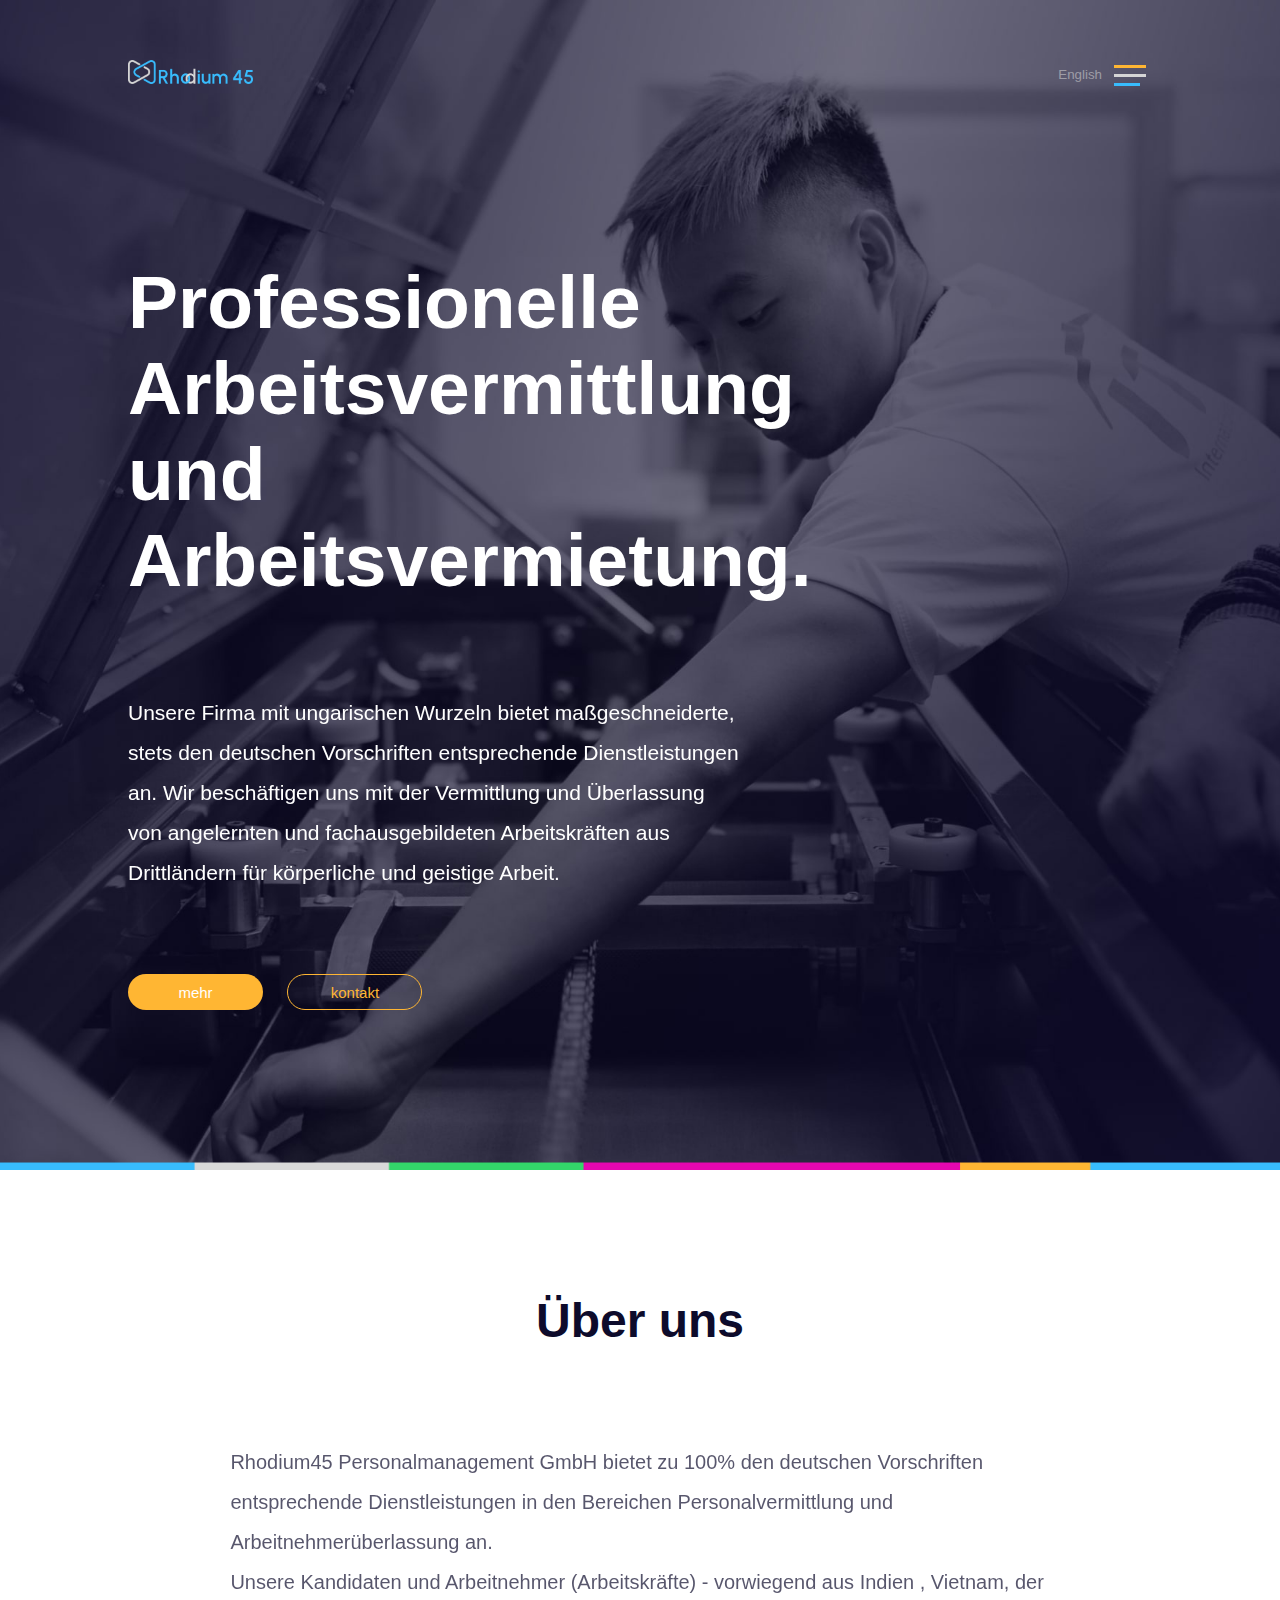
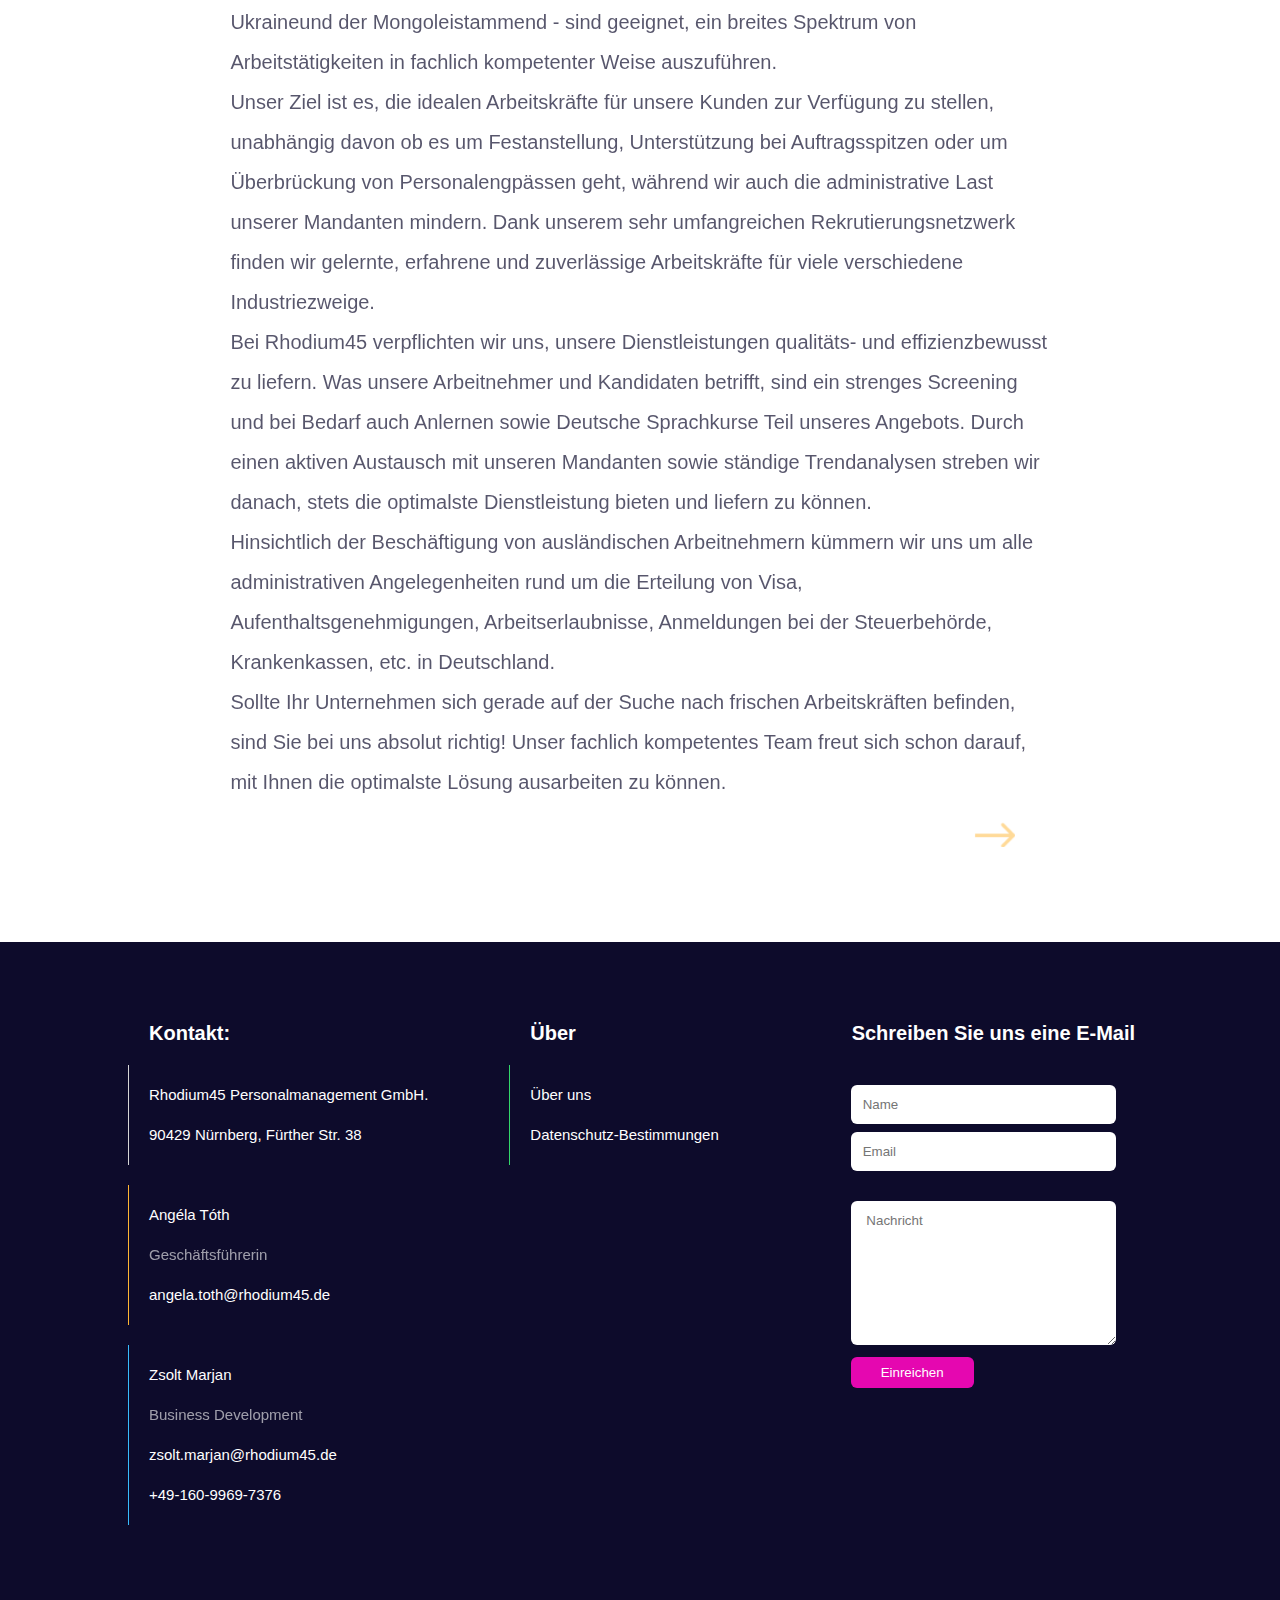
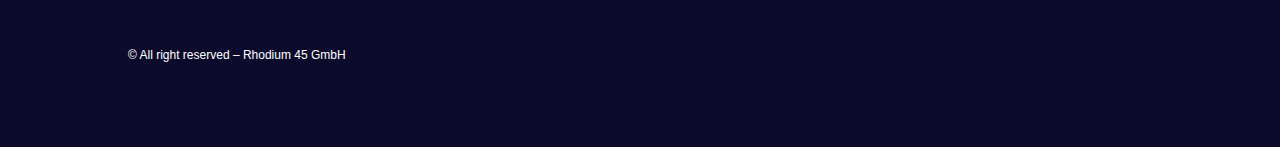
<file: index.html>
<!DOCTYPE html>
<html lang="de">

<head>
    <!-- Favicon -->
    <link rel="apple-touch-icon" sizes="57x57" href="/apple-icon-57x57.png">
    <link rel="apple-touch-icon" sizes="60x60" href="/apple-icon-60x60.png">
    <link rel="apple-touch-icon" sizes="72x72" href="/apple-icon-72x72.png">
    <link rel="apple-touch-icon" sizes="76x76" href="/apple-icon-76x76.png">
    <link rel="apple-touch-icon" sizes="114x114" href="/apple-icon-114x114.png">
    <link rel="apple-touch-icon" sizes="120x120" href="/apple-icon-120x120.png">
    <link rel="apple-touch-icon" sizes="144x144" href="/apple-icon-144x144.png">
    <link rel="apple-touch-icon" sizes="152x152" href="/apple-icon-152x152.png">
    <link rel="apple-touch-icon" sizes="180x180" href="/apple-icon-180x180.png">
    <link rel="icon" type="image/png" sizes="192x192"  href="/android-icon-192x192.png">
    <link rel="icon" type="image/png" sizes="32x32" href="/favicon-32x32.png">
    <link rel="icon" type="image/png" sizes="96x96" href="/favicon-96x96.png">
    <link rel="icon" type="image/png" sizes="16x16" href="/favicon-16x16.png">
    <link rel="manifest" href="/manifest.json">
    <meta name="msapplication-TileColor" content="#ffffff">
    <meta name="msapplication-TileImage" content="/ms-icon-144x144.png">
    <meta name="theme-color" content="#ffffff">
      <link
        rel="stylesheet"
        href="https://cdnjs.cloudflare.com/ajax/libs/animate.css/4.1.1/animate.min.css"
      />
 
    <!--
  Allows control over where resources are loaded from.
  Place as early in the <head> as possible, as the tag  
  only applies to resources that are declared after it.
-->

<meta http-equiv="Content-Security-Policy" content="default-src 'self'">

 

  




  <title>Rhodium 45</title>
	<meta charset="UTF-8">
	<meta name="viewport" content="width=device-width,initial-scale=1.0">

    <!-- Short description of the document (limit to 150 characters) -->
<!-- This content *may* be used as a part of search engine results. -->
<meta name="description" content="A description of the page">

<!-- Control the behavior of search engine crawling and indexing -->
<meta name="robots" content="index,follow"><!-- All Search Engines -->
<meta name="googlebot" content="index,follow"><!-- Google Specific -->

 
   <!-- Google Fonts -->
   
   <link rel="preconnect" href="https://fonts.googleapis.com">
   <link rel="preconnect" href="https://fonts.gstatic.com" crossorigin>
   <link href="https://fonts.googleapis.com/css2?family=M+PLUS+1:wght@100;200;300;400;500;600;700;800;900&display=swap" rel="stylesheet">

  
 <!-- CSS Stylsheet -->
  <link rel="stylesheet" href="https://cdn.jsdelivr.net/npm/bootstrap@4.5.3/dist/css/bootstrap.min.css" integrity="sha384-TX8t27EcRE3e/ihU7zmQxVncDAy5uIKz4rEkgIXeMed4M0jlfIDPvg6uqKI2xXr2" crossorigin="anonymous">
  <link rel="stylesheet" href="style.css">




 <!-- Bootstrap Scripts -->
  <script src="https://code.jquery.com/jquery-3.5.1.slim.min.js" integrity="sha384-DfXdz2htPH0lsSSs5nCTpuj/zy4C+OGpamoFVy38MVBnE+IbbVYUew+OrCXaRkfj" crossorigin="anonymous"></script>
  <script src="https://cdn.jsdelivr.net/npm/bootstrap@4.5.3/dist/js/bootstrap.bundle.min.js" integrity="sha384-ho+j7jyWK8fNQe+A12Hb8AhRq26LrZ/JpcUGGOn+Y7RsweNrtN/tE3MoK7ZeZDyx" crossorigin="anonymous"></script>
  <link rel="stylesheet" href="https://cdn.jsdelivr.net/gh/Wruczek/Bootstrap-Cookie-Alert@gh-pages/cookiealert.css">
</head>

<body>
   <!-- Hero section -->
 <section id="hero">
   <header class="container">
     <nav class="nav-flexbox">
<a href="index.html"> <div id="logobox"><img class="logo" src="img/logo.png" alt="rhodium 45 logo"></div></a>
<a href="english_index.html"><div class="language">English</div></a>
<!-- Dropdown menu -->
<div class="btn-group dropdown hamburger-menu">
  <button type="button" class="hamburger" data-toggle="dropdown" aria-haspopup="true" aria-expanded="false">
    <div class="line-hamburger orange-bg"></div>
    <div class="line-hamburger grey-bg"></div>
    <div class="line-hamburger blue-bg"></div>
  </button>
  <div class="dropdown-menu">
    <!-- Dropdown menu links -->
    <li ><a class="dropdown" href="index.html">Startseite</a></li>
    <li><a class="dropdown" href="#about">Über</a></li>
    <li><a class="dropdown" href="#contactus">Kontakt</a></li>
    
  </div>
</div>
      </nav>
    </header>



    <div class="container">
        <div id="hero-textbox">
<h1 class="white animate__animated animate__fadeInLeft">Professionelle Arbeitsvermittlung und Arbeitsvermietung.</h1>
<p id="hero-p" class="white animate__animated animate__slideInRight">Unsere Firma mit ungarischen Wurzeln bietet
  maßgeschneiderte, stets den deutschen
  Vorschriften entsprechende Dienstleistungen
  an.
  Wir beschäftigen uns mit der Vermittlung und
  Überlassung von angelernten und
  fachausgebildeten Arbeitskräften aus
  Drittländern für körperliche und geistige Arbeit.</p>
 <a href="about.html"><button id="more" class="orange-bg">mehr</button></a>
 <a href="#contactus"><button id="contact">kontakt</button></a>

</div>
</div>
<img class="color-line" src="img/Colourful line.png" alt="colourful-line">
 </section>   


<section id="about">
    <div class="container">
        <div class="about-textbox">
            <h2 class="dark-blue">Über uns</h2>
            <p class="dark-op-blue about-p">
             Rhodium45 Personalmanagement GmbH bietet
              zu 100% den deutschen Vorschriften
              entsprechende Dienstleistungen in den
              Bereichen Personalvermittlung und
             Arbeitnehmerüberlassung an.<br>
              Unsere Kandidaten und Arbeitnehmer
              (Arbeitskräfte) - vorwiegend aus Indien ,
              Vietnam, der Ukraineund der Mongoleistammend - sind geeignet, ein breites Spektrum
              von Arbeitstätigkeiten in fachlich kompetenter
              Weise auszuführen.<br>
              Unser Ziel ist es, die idealen Arbeitskräfte für
              unsere Kunden zur Verfügung zu stellen,
              unabhängig davon ob es um Festanstellung,
              Unterstützung bei Auftragsspitzen oder um
              Überbrückung von Personalengpässen geht,
              während wir auch die administrative Last
              unserer Mandanten mindern. Dank unserem
              sehr umfangreichen Rekrutierungsnetzwerk
              finden wir gelernte, erfahrene und zuverlässige
Arbeitskräfte für viele verschiedene
Industriezweige.<br>
Bei Rhodium45 verpflichten wir uns, unsere
Dienstleistungen qualitäts- und effizienzbewusst
zu liefern. Was unsere Arbeitnehmer und
Kandidaten betrifft, sind ein strenges Screening
und bei Bedarf auch Anlernen sowie Deutsche
Sprachkurse Teil unseres Angebots. Durch
einen aktiven Austausch mit unseren
Mandanten sowie ständige Trendanalysen
streben wir danach, stets die optimalste
Dienstleistung bieten und liefern zu können.<br>
Hinsichtlich der Beschäftigung von
ausländischen Arbeitnehmern kümmern wir uns
um alle administrativen Angelegenheiten rund
um die Erteilung von Visa,
Aufenthaltsgenehmigungen, Arbeitserlaubnisse,
Anmeldungen bei der Steuerbehörde,
Krankenkassen, etc. in Deutschland.<br>
Sollte Ihr Unternehmen sich gerade auf der
Suche nach frischen Arbeitskräften befinden,
sind Sie bei uns absolut richtig! Unser fachlich
kompetentes Team freut sich schon darauf, mit
Ihnen die optimalste Lösung ausarbeiten zu
können.


            </p>
            <div ><a href="about.html"><img class="arrow" src="img/Arrow 1.png" alt="arrow"></a></div>
        </div>

    </div>
  </section>
    <section id="footer" class="dark-blue-bg">
        <div class="container">
          <div class="flexbox">
            <div id="contactus" class="footer-content">
              <h3>Kontakt:</h3>
              <div class="text-box first">
                <p class="footer">Rhodium45 Personalmanagement GmbH.</p>
                <p  class="footer">90429 Nürnberg,
                  Fürther Str. 38</p>
              </div>
              <div class="text-box second">
                <p  class="footer">Angéla Tóth</p>
                <p  class="footer opacity"> Geschäftsführerin</p>
                <a class="white contact" href="mailto:angela.toth@rhodium45.de"> <p  class="footer">angela.toth@rhodium45.de</p></a>
               
              </div>
              <div class="text-box third">
                <p  class="footer">Zsolt Marjan</p>
                <p  class="footer opacity">Business Development</p>
                <a class="white contact" href="mailto:zsolt.marjan@rhodium45.de"> <p  class="footer">zsolt.marjan@rhodium45.de</p></a>
                <a class="white contact" href="tel:+49-160-9969-7376"><p  class="footer">+49-160-9969-7376</p></a>
              </div>

            </div>
            <div id="footer-about" class="footer-content">
              <h3>Über</h3>  
              <div class="text-box fourth"><a class="white contact" href="#about"> <p  class="footer">Über uns</p></a>
               <a class="white contact" href="comingsoon.html"> <p  class="footer">Datenschutz-Bestimmungen</p></div></a>
            
              
            </div>
            <div id="emailus" class="footer-content">
              <h3>Schreiben Sie uns eine E-Mail</h3> 
             
                <form action="mailto: zsolt.marjan@rhodium45.de" method="post" enctype="text/plain">
                  <div class="row">
            
                    <div class="col-75 ">
                      <input type="text" id="fname" name="firstname" placeholder="Name">
                    </div>
                  </div>
                  <div class="row">
            
                    <div class="col-75 email ">
            
                      <input type="text" id="email" name="mail" placeholder="Email">
                    </div>
                  </div>
            
                  <div class="row">
            
                    <div class="col-75">
                      <textarea id="subject" name="subject" placeholder=" Nachricht " style="height:600px"></textarea>
                    </div>
                  </div>
                  <div class="row">
                    <div id="form-btn-s">
                    <input id="send" type="submit" value="Einreichen">
                  </div>
                  </div>
                </form>
            
          </div>
          
         
        </div>
        <p  class="copyright white">© All right reserved – Rhodium 45 GmbH</p>  
</section>

</body>
</html>
</file>
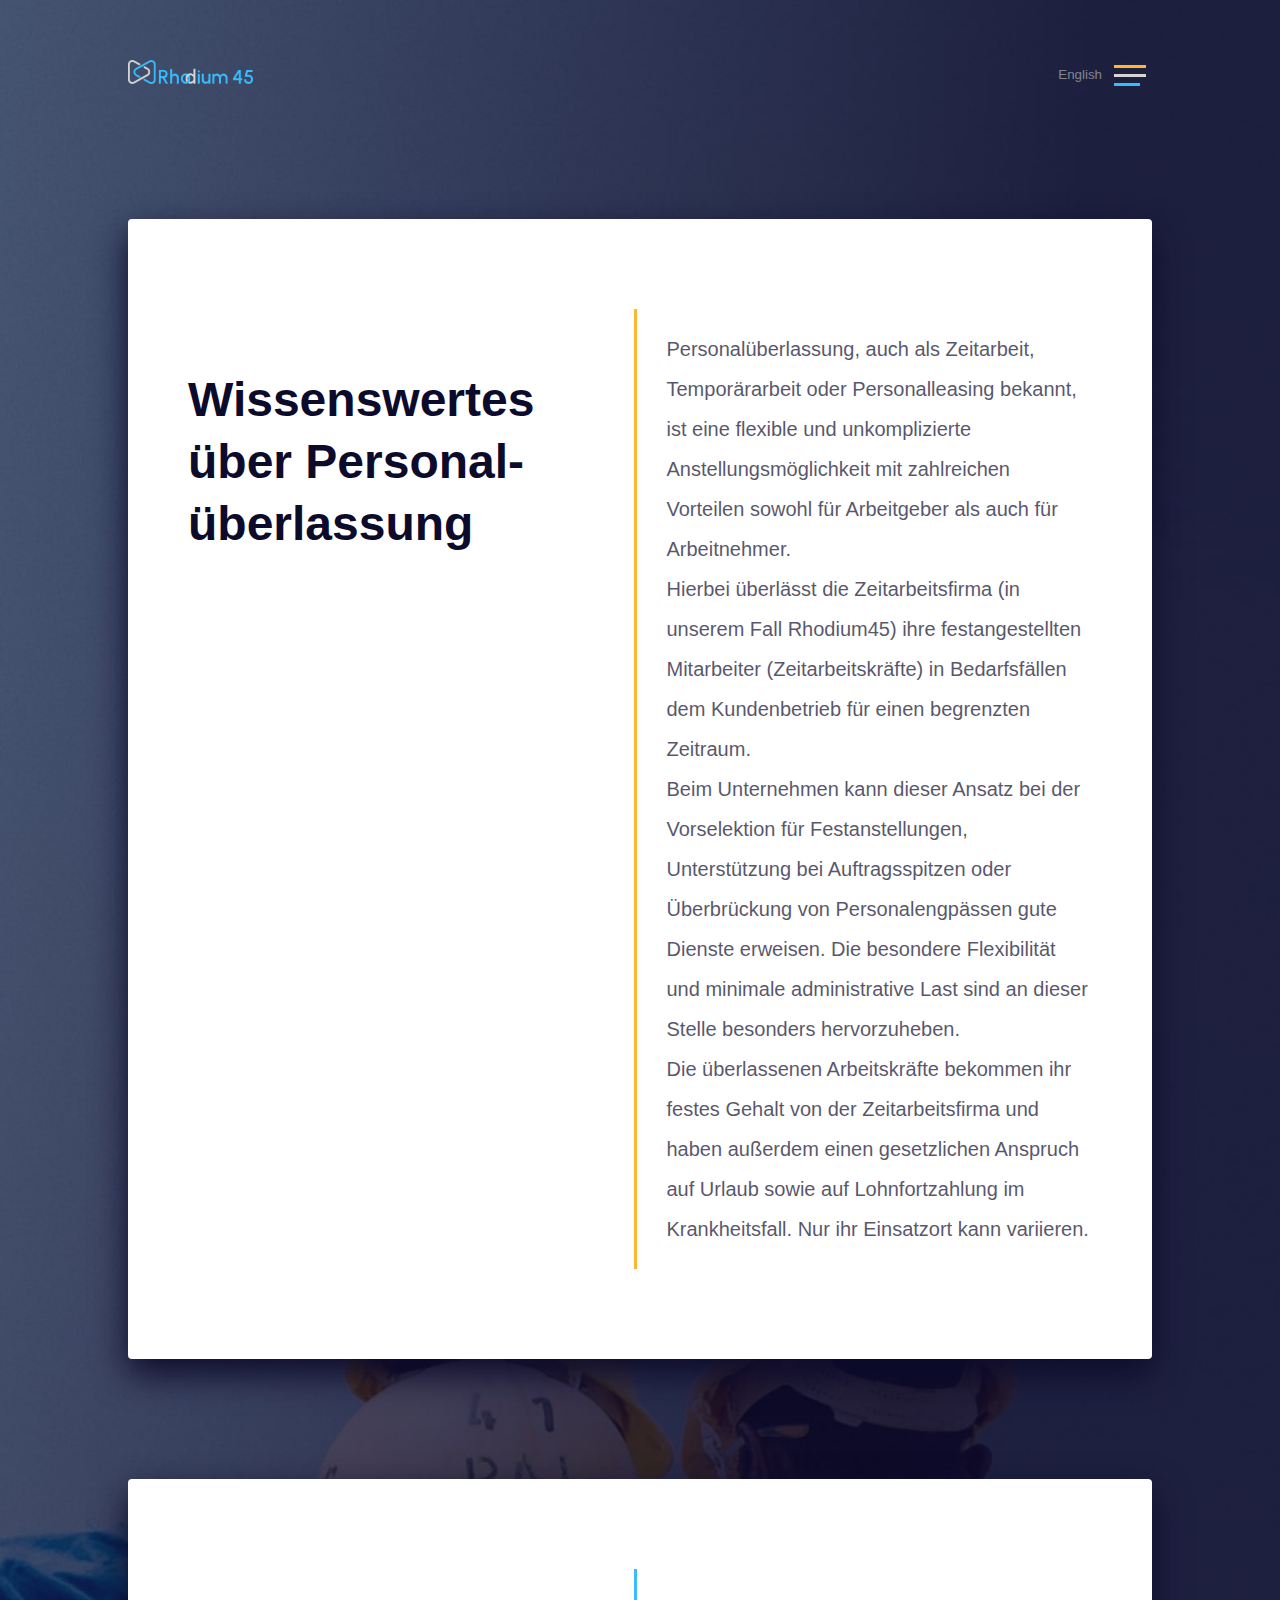
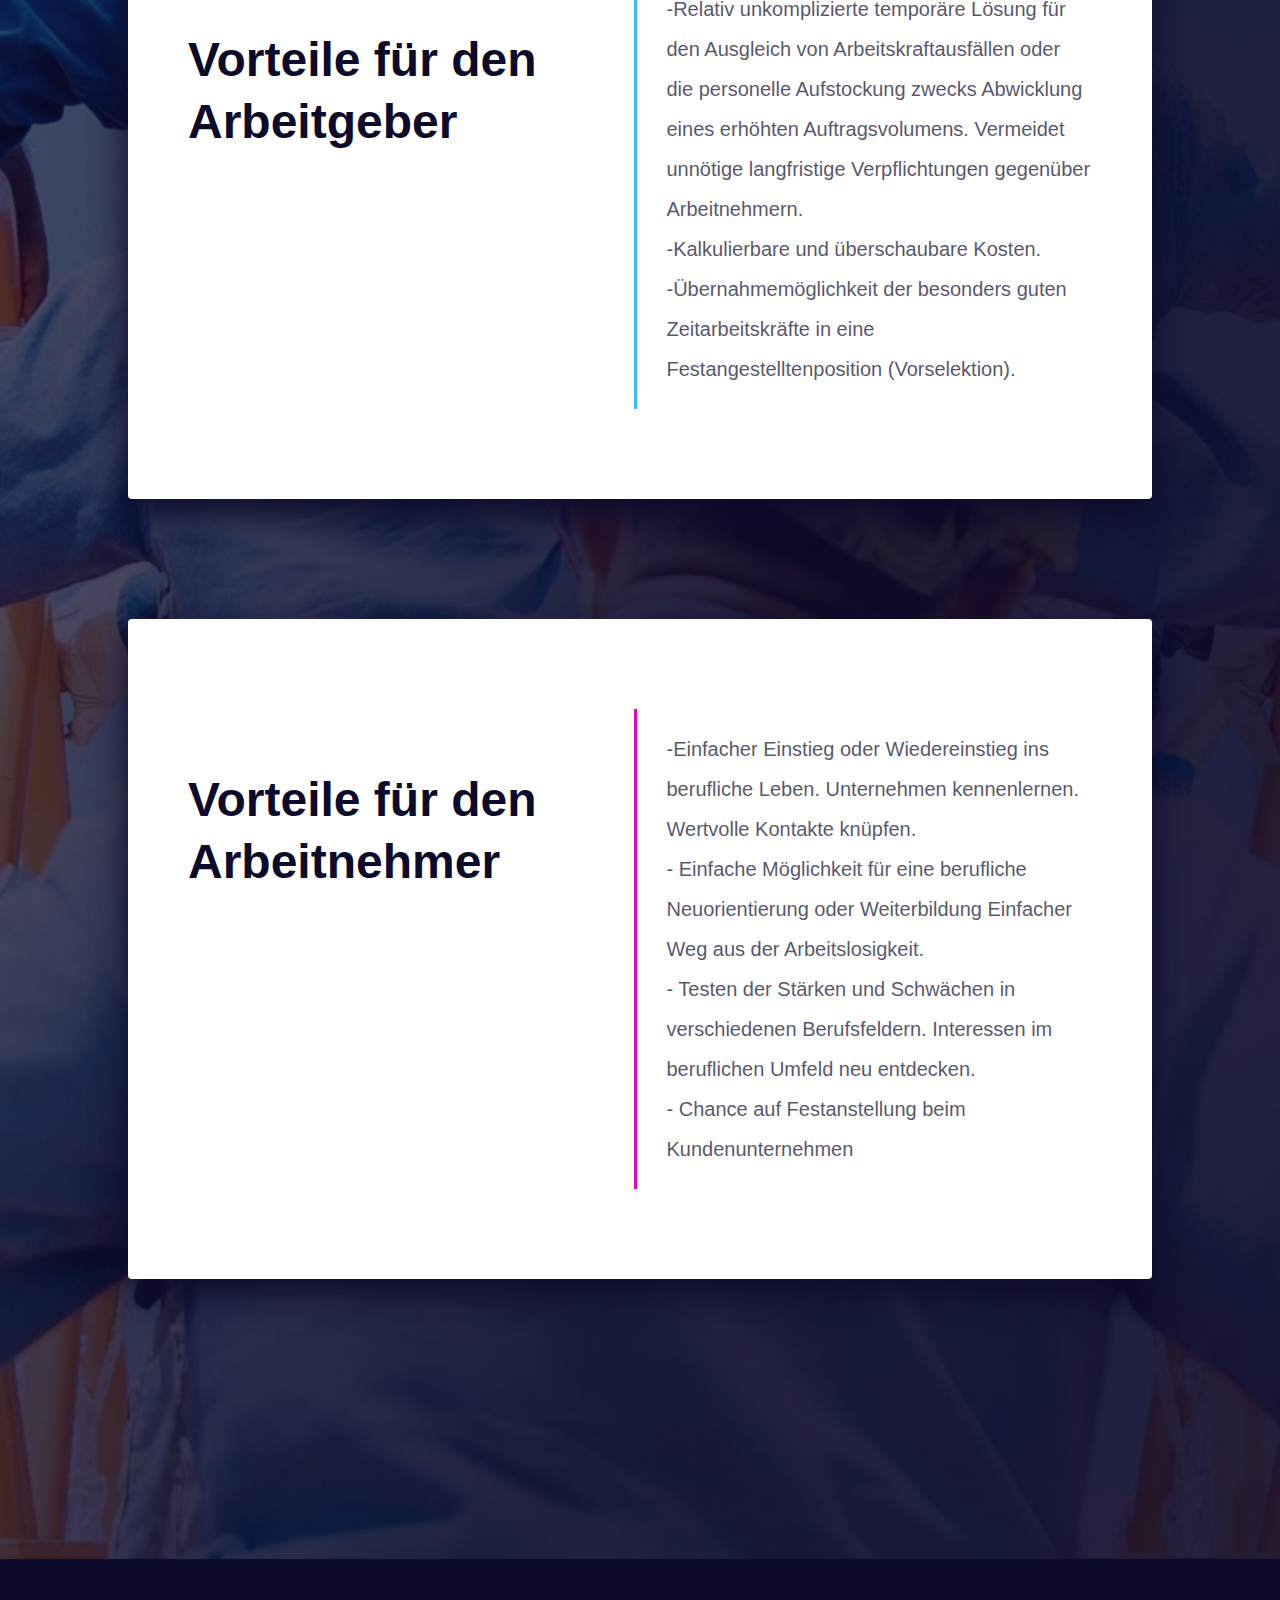
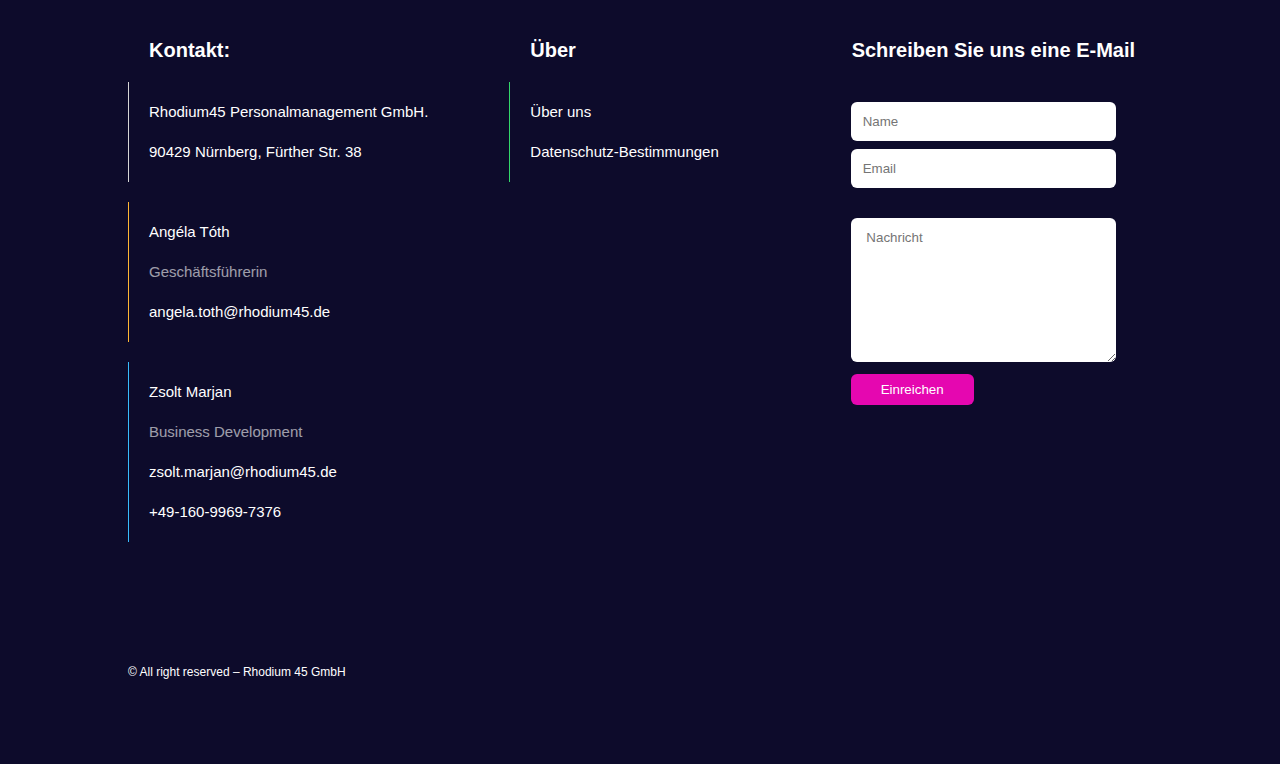
<file: about.html>
<!DOCTYPE html>
<html lang="de">

<head>
    <!-- Favicon -->
    <link rel="apple-touch-icon" sizes="57x57" href="/apple-icon-57x57.png">
    <link rel="apple-touch-icon" sizes="60x60" href="/apple-icon-60x60.png">
    <link rel="apple-touch-icon" sizes="72x72" href="/apple-icon-72x72.png">
    <link rel="apple-touch-icon" sizes="76x76" href="/apple-icon-76x76.png">
    <link rel="apple-touch-icon" sizes="114x114" href="/apple-icon-114x114.png">
    <link rel="apple-touch-icon" sizes="120x120" href="/apple-icon-120x120.png">
    <link rel="apple-touch-icon" sizes="144x144" href="/apple-icon-144x144.png">
    <link rel="apple-touch-icon" sizes="152x152" href="/apple-icon-152x152.png">
    <link rel="apple-touch-icon" sizes="180x180" href="/apple-icon-180x180.png">
    <link rel="icon" type="image/png" sizes="192x192"  href="/android-icon-192x192.png">
    <link rel="icon" type="image/png" sizes="32x32" href="/favicon-32x32.png">
    <link rel="icon" type="image/png" sizes="96x96" href="/favicon-96x96.png">
    <link rel="icon" type="image/png" sizes="16x16" href="/favicon-16x16.png">
    <link rel="manifest" href="/manifest.json">
    <meta name="msapplication-TileColor" content="#ffffff">
    <meta name="msapplication-TileImage" content="/ms-icon-144x144.png">
    <meta name="theme-color" content="#ffffff">
      <link
        rel="stylesheet"
        href="https://cdnjs.cloudflare.com/ajax/libs/animate.css/4.1.1/animate.min.css"
      />
 
    <!--
  Allows control over where resources are loaded from.
  Place as early in the <head> as possible, as the tag  
  only applies to resources that are declared after it.
-->

<meta http-equiv="Content-Security-Policy" content="default-src 'self'">

 

  




  <title>Rhodium 45</title>
	<meta charset="UTF-8">
	<meta name="viewport" content="width=device-width,initial-scale=1.0">

    <!-- Short description of the document (limit to 150 characters) -->
<!-- This content *may* be used as a part of search engine results. -->
<meta name="description" content="A description of the page">

<!-- Control the behavior of search engine crawling and indexing -->
<meta name="robots" content="index,follow"><!-- All Search Engines -->
<meta name="googlebot" content="index,follow"><!-- Google Specific -->

 
   <!-- Google Fonts -->
   
   <link rel="preconnect" href="https://fonts.googleapis.com">
   <link rel="preconnect" href="https://fonts.gstatic.com" crossorigin>
   <link href="https://fonts.googleapis.com/css2?family=M+PLUS+1:wght@100;200;300;400;500;600;700;800;900&display=swap" rel="stylesheet">

  
 <!-- CSS Stylsheet -->
  <link rel="stylesheet" href="https://cdn.jsdelivr.net/npm/bootstrap@4.5.3/dist/css/bootstrap.min.css" integrity="sha384-TX8t27EcRE3e/ihU7zmQxVncDAy5uIKz4rEkgIXeMed4M0jlfIDPvg6uqKI2xXr2" crossorigin="anonymous">
  <link rel="stylesheet" href="style.css">




 <!-- Bootstrap Scripts -->
  <script src="https://code.jquery.com/jquery-3.5.1.slim.min.js" integrity="sha384-DfXdz2htPH0lsSSs5nCTpuj/zy4C+OGpamoFVy38MVBnE+IbbVYUew+OrCXaRkfj" crossorigin="anonymous"></script>
  <script src="https://cdn.jsdelivr.net/npm/bootstrap@4.5.3/dist/js/bootstrap.bundle.min.js" integrity="sha384-ho+j7jyWK8fNQe+A12Hb8AhRq26LrZ/JpcUGGOn+Y7RsweNrtN/tE3MoK7ZeZDyx" crossorigin="anonymous"></script>
  <link rel="stylesheet" href="https://cdn.jsdelivr.net/gh/Wruczek/Bootstrap-Cookie-Alert@gh-pages/cookiealert.css">
</head>
<body>

<section id="about-page">
    <header class="container">
        <nav class="nav-flexbox">
   <a href="index.html"> <div id="logobox"><img class="logo" src="img/logo.png" alt="rhodium 45 logo"></div></a>
   <a href="english_index.html"><div class="language">English</div></a>
   <!-- Dropdown menu -->
   <div class="btn-group dropdown hamburger-menu">
     <button type="button" class="hamburger" data-toggle="dropdown" aria-haspopup="true" aria-expanded="false">
       <div class="line-hamburger orange-bg"></div>
       <div class="line-hamburger grey-bg"></div>
       <div class="line-hamburger blue-bg"></div>
     </button>
     <div class="dropdown-menu">
       <!-- Dropdown menu links -->
       <li ><a class="dropdown" href="index.html">Startseite</a></li>
       <li><a class="dropdown" href="index.html#about">Über</a></li>
       <li><a class="dropdown" href="#contactus">Kontakt</a></li>
       
     </div>
   </div>
         </nav>
       </header>
   <div class="container">
    <div class="flexbox white-bg about-page">
        <div class="title-box"><h2 class="dark-blue">Wissenswertes über Personal-<br>überlassung</h2></div>
      <div class="about-page-textbox"><p class="dark-op-blue about-page-p">Personalüberlassung, auch als Zeitarbeit,
        Temporärarbeit oder Personalleasing bekannt,
        ist eine flexible und unkomplizierte
        Anstellungsmöglichkeit mit zahlreichen Vorteilen
        sowohl für Arbeitgeber als auch für
        Arbeitnehmer.<br>
        Hierbei überlässt die Zeitarbeitsfirma (in
        unserem Fall Rhodium45) ihre festangestellten
        Mitarbeiter (Zeitarbeitskräfte) in Bedarfsfällen
        dem Kundenbetrieb für einen begrenzten
        Zeitraum.<br>
        Beim Unternehmen kann dieser Ansatz bei der
        Vorselektion für Festanstellungen,
        Unterstützung bei Auftragsspitzen oder
        Überbrückung von Personalengpässen gute
        Dienste erweisen. Die besondere Flexibilität und
        minimale administrative Last sind an dieser
        Stelle besonders hervorzuheben.<br>
        Die überlassenen Arbeitskräfte bekommen ihr
        festes Gehalt von der Zeitarbeitsfirma und
        haben außerdem einen gesetzlichen Anspruch
        auf Urlaub sowie auf Lohnfortzahlung im
        Krankheitsfall. Nur ihr Einsatzort kann variieren.</p></div>
    </div>

    <div class="flexbox white-bg about-page">
        <div class="title-box second-titlebox"><h2 class="dark-blue">Vorteile für den Arbeitgeber</h2></div>
      <div class="about-page-textbox"><p class="dark-op-blue about-page-p">-Relativ unkomplizierte temporäre
        Lösung für den Ausgleich von
        Arbeitskraftausfällen oder die personelle
        Aufstockung zwecks Abwicklung eines
        erhöhten Auftragsvolumens.
        Vermeidet unnötige langfristige Verpflichtungen
        gegenüber Arbeitnehmern.<br>
        -Kalkulierbare und überschaubare Kosten.<br>
        -Übernahmemöglichkeit der besonders
        guten Zeitarbeitskräfte in eine
        Festangestelltenposition (Vorselektion).</p></div>
    </div>
    <div class="flexbox white-bg about-page">
        <div class="title-box third-titlebox"><h2 class="dark-blue">Vorteile für den Arbeitnehmer</h2></div>
      <div class="about-page-textbox"><p class="dark-op-blue about-page-p">-Einfacher Einstieg oder Wiedereinstieg
        ins berufliche Leben. Unternehmen
        kennenlernen. Wertvolle Kontakte
        knüpfen.<br>
        - Einfache Möglichkeit für eine berufliche
        Neuorientierung oder Weiterbildung
        Einfacher Weg aus der Arbeitslosigkeit.<br>
        - Testen der Stärken und Schwächen in
        verschiedenen Berufsfeldern.
        Interessen im beruflichen Umfeld neu
        entdecken.<br>
        - Chance auf Festanstellung beim
        Kundenunternehmen</p></div>
    </div>
   </div>
   
</section>




















    <section id="footer" class="dark-blue-bg">
        <div class="container">
          <div class="flexbox">
            <div id="contactus" class="footer-content">
              <h3>Kontakt:</h3>
              <div class="text-box first">
                <p class="footer">Rhodium45 Personalmanagement GmbH.</p>
                <p  class="footer">90429 Nürnberg,
                  Fürther Str. 38</p>
              </div>
              <div class="text-box second">
                <p  class="footer">Angéla Tóth</p>
                <p  class="footer opacity"> Geschäftsführerin</p>
                <a class="white contact" href="mailto:angela.toth@rhodium45.de"> <p  class="footer">angela.toth@rhodium45.de</p></a>
               
              </div>
              <div class="text-box third">
                <p  class="footer">Zsolt Marjan</p>
                <p  class="footer opacity">Business Development</p>
                <a class="white contact" href="mailto:zsolt.marjan@rhodium45.de"> <p  class="footer">zsolt.marjan@rhodium45.de</p></a>
                <a class="white contact" href="tel:+49-160-9969-7376"><p  class="footer">+49-160-9969-7376</p></a>
              </div>

            </div>
            <div id="footer-about" class="footer-content">
              <h3>Über</h3>  
              <div class="text-box fourth"><a class="white contact" href="index.html#about"> <p  class="footer">Über uns</p></a>
               <a class="white contact" href="comingsoon.html"> <p  class="footer">Datenschutz-Bestimmungen</p></div></a>
            
              
            </div>
            <div id="emailus" class="footer-content">
              <h3>Schreiben Sie uns eine E-Mail</h3> 
             
                <form action="mailto: zsolt.marjan@rhodium45.de" method="post" enctype="text/plain">
                  <div class="row">
            
                    <div class="col-75 ">
                      <input type="text" id="fname" name="firstname" placeholder="Name">
                    </div>
                  </div>
                  <div class="row">
            
                    <div class="col-75 email ">
            
                      <input type="text" id="email" name="mail" placeholder="Email">
                    </div>
                  </div>
            
                  <div class="row">
            
                    <div class="col-75">
                      <textarea id="subject" name="subject" placeholder=" Nachricht " style="height:600px"></textarea>
                    </div>
                  </div>
                  <div class="row">
                    <div id="form-btn-s">
                    <input id="send" type="submit" value="Einreichen">
                  </div>
                  </div>
                </form>
            
          </div>
          
         
        </div>
        <p  class="copyright white">© All right reserved – Rhodium 45 GmbH</p>  
</section>

</body>
</html>
</file>
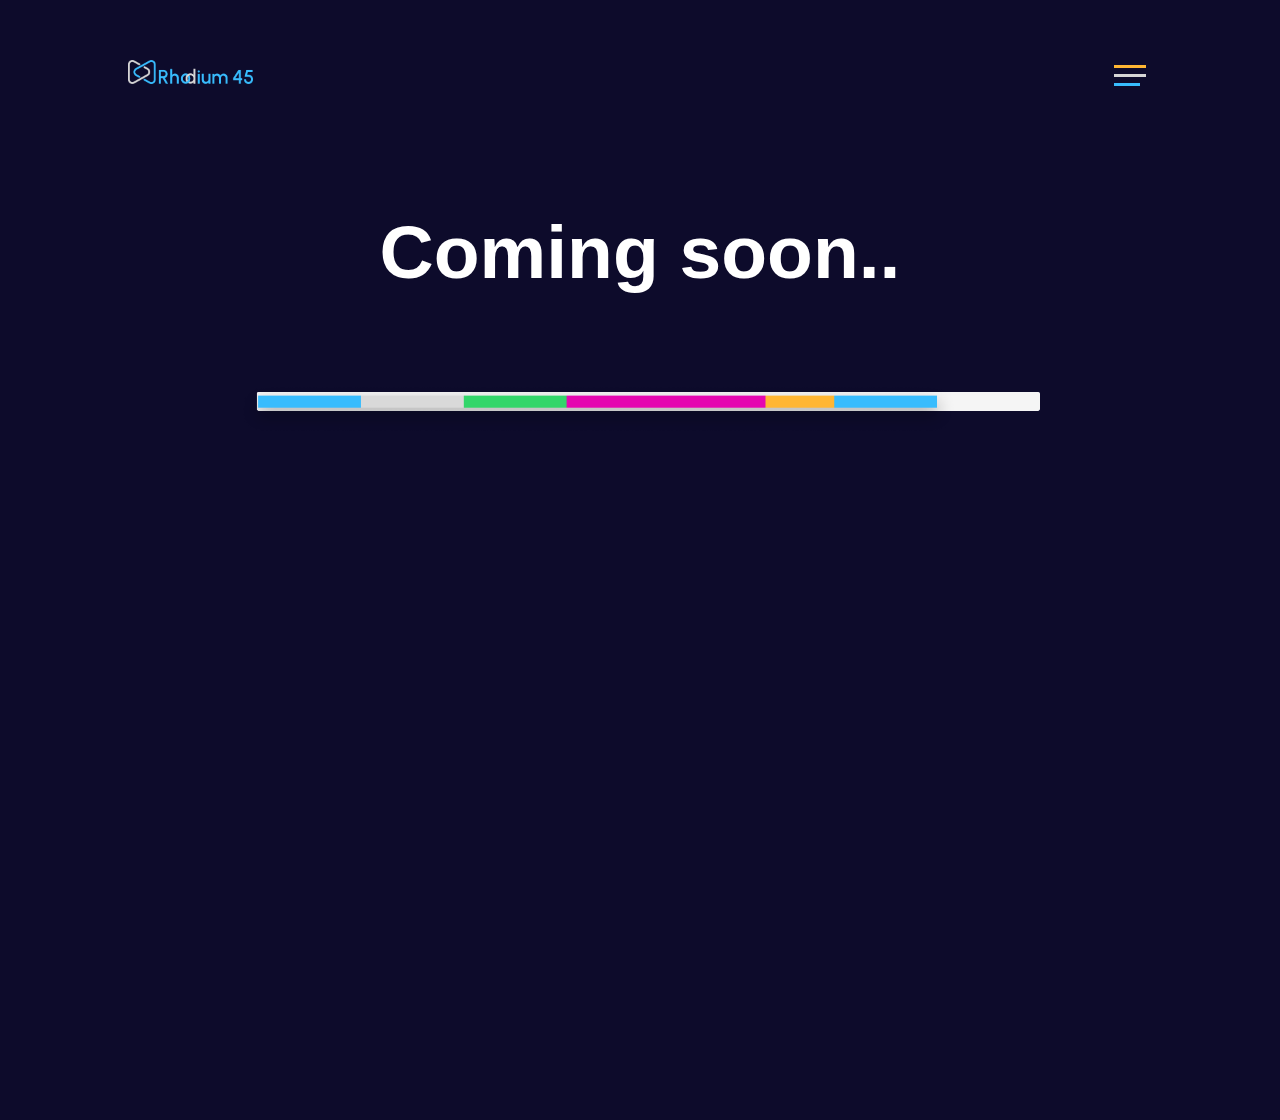
<file: comingsoon.html>
<!DOCTYPE html>
<html lang="de">

<head>
     <!-- Favicon -->
     <link rel="apple-touch-icon" sizes="57x57" href="/apple-icon-57x57.png">
     <link rel="apple-touch-icon" sizes="60x60" href="/apple-icon-60x60.png">
     <link rel="apple-touch-icon" sizes="72x72" href="/apple-icon-72x72.png">
     <link rel="apple-touch-icon" sizes="76x76" href="/apple-icon-76x76.png">
     <link rel="apple-touch-icon" sizes="114x114" href="/apple-icon-114x114.png">
     <link rel="apple-touch-icon" sizes="120x120" href="/apple-icon-120x120.png">
     <link rel="apple-touch-icon" sizes="144x144" href="/apple-icon-144x144.png">
     <link rel="apple-touch-icon" sizes="152x152" href="/apple-icon-152x152.png">
     <link rel="apple-touch-icon" sizes="180x180" href="/apple-icon-180x180.png">
     <link rel="icon" type="image/png" sizes="192x192"  href="/android-icon-192x192.png">
     <link rel="icon" type="image/png" sizes="32x32" href="/favicon-32x32.png">
     <link rel="icon" type="image/png" sizes="96x96" href="/favicon-96x96.png">
     <link rel="icon" type="image/png" sizes="16x16" href="/favicon-16x16.png">
     <link rel="manifest" href="/manifest.json">
     <meta name="msapplication-TileColor" content="#ffffff">
     <meta name="msapplication-TileImage" content="/ms-icon-144x144.png">
     <meta name="theme-color" content="#ffffff">
   
      <link
        rel="stylesheet"
        href="https://cdnjs.cloudflare.com/ajax/libs/animate.css/4.1.1/animate.min.css"
      />
 
    <!--
  Allows control over where resources are loaded from.
  Place as early in the <head> as possible, as the tag  
  only applies to resources that are declared after it.
-->

<meta http-equiv="Content-Security-Policy" content="default-src 'self'">

 

  




  <title>Rhodium 45</title>
	<meta charset="UTF-8">
	<meta name="viewport" content="width=device-width,initial-scale=1.0">

    <!-- Short description of the document (limit to 150 characters) -->
<!-- This content *may* be used as a part of search engine results. -->
<meta name="description" content="A description of the page">

<!-- Control the behavior of search engine crawling and indexing -->
<meta name="robots" content="index,follow"><!-- All Search Engines -->
<meta name="googlebot" content="index,follow"><!-- Google Specific -->

 
   <!-- Google Fonts -->
   
   <link rel="preconnect" href="https://fonts.googleapis.com">
   <link rel="preconnect" href="https://fonts.gstatic.com" crossorigin>
   <link href="https://fonts.googleapis.com/css2?family=M+PLUS+1:wght@100;200;300;400;500;600;700;800;900&display=swap" rel="stylesheet">

  
 <!-- CSS Stylsheet -->
  <link rel="stylesheet" href="https://cdn.jsdelivr.net/npm/bootstrap@4.5.3/dist/css/bootstrap.min.css" integrity="sha384-TX8t27EcRE3e/ihU7zmQxVncDAy5uIKz4rEkgIXeMed4M0jlfIDPvg6uqKI2xXr2" crossorigin="anonymous">
  <link rel="stylesheet" href="style.css">




 <!-- Bootstrap Scripts -->
  <script src="https://code.jquery.com/jquery-3.5.1.slim.min.js" integrity="sha384-DfXdz2htPH0lsSSs5nCTpuj/zy4C+OGpamoFVy38MVBnE+IbbVYUew+OrCXaRkfj" crossorigin="anonymous"></script>
  <script src="https://cdn.jsdelivr.net/npm/bootstrap@4.5.3/dist/js/bootstrap.bundle.min.js" integrity="sha384-ho+j7jyWK8fNQe+A12Hb8AhRq26LrZ/JpcUGGOn+Y7RsweNrtN/tE3MoK7ZeZDyx" crossorigin="anonymous"></script>
  <link rel="stylesheet" href="https://cdn.jsdelivr.net/gh/Wruczek/Bootstrap-Cookie-Alert@gh-pages/cookiealert.css">
</head>
<body>
 <!-- Hero section -->
 <section id="comingsoon" class="dark-blue-bg">
    <header class="container">
      <nav class="nav-flexbox">
 <a href="index.html"> <div id="logobox"><img class="logo" src="img/logo.png" alt="rhodium 45 logo"></div></a>
 <!-- Dropdown menu -->
 <div class="btn-group dropdown hamburger-menu">
   <button type="button" class="hamburger" data-toggle="dropdown" aria-haspopup="true" aria-expanded="false">
     <div class="line-hamburger orange-bg"></div>
     <div class="line-hamburger grey-bg"></div>
     <div class="line-hamburger blue-bg"></div>
   </button>
   <div class="dropdown-menu">
     <!-- Dropdown menu links -->
     <li ><a class="dropdown" href="index.html">Home</a></li>
     <li><a class="dropdown" href="index.html#about">About</a></li>
     <li><a class="dropdown" href="index.html#contactus">Contact</a></li>
     
   </div>
 </div>
       </nav>
     </header>

     

     <div class="container">
        <div id="comingsoon-textbox">
<h1 class="white center ">Coming soon..</h1>
<div id="comingsoonline" ><img src="img/comingsoonline.png" alt="coming soon line"></div>

</body>

</html>
</file>
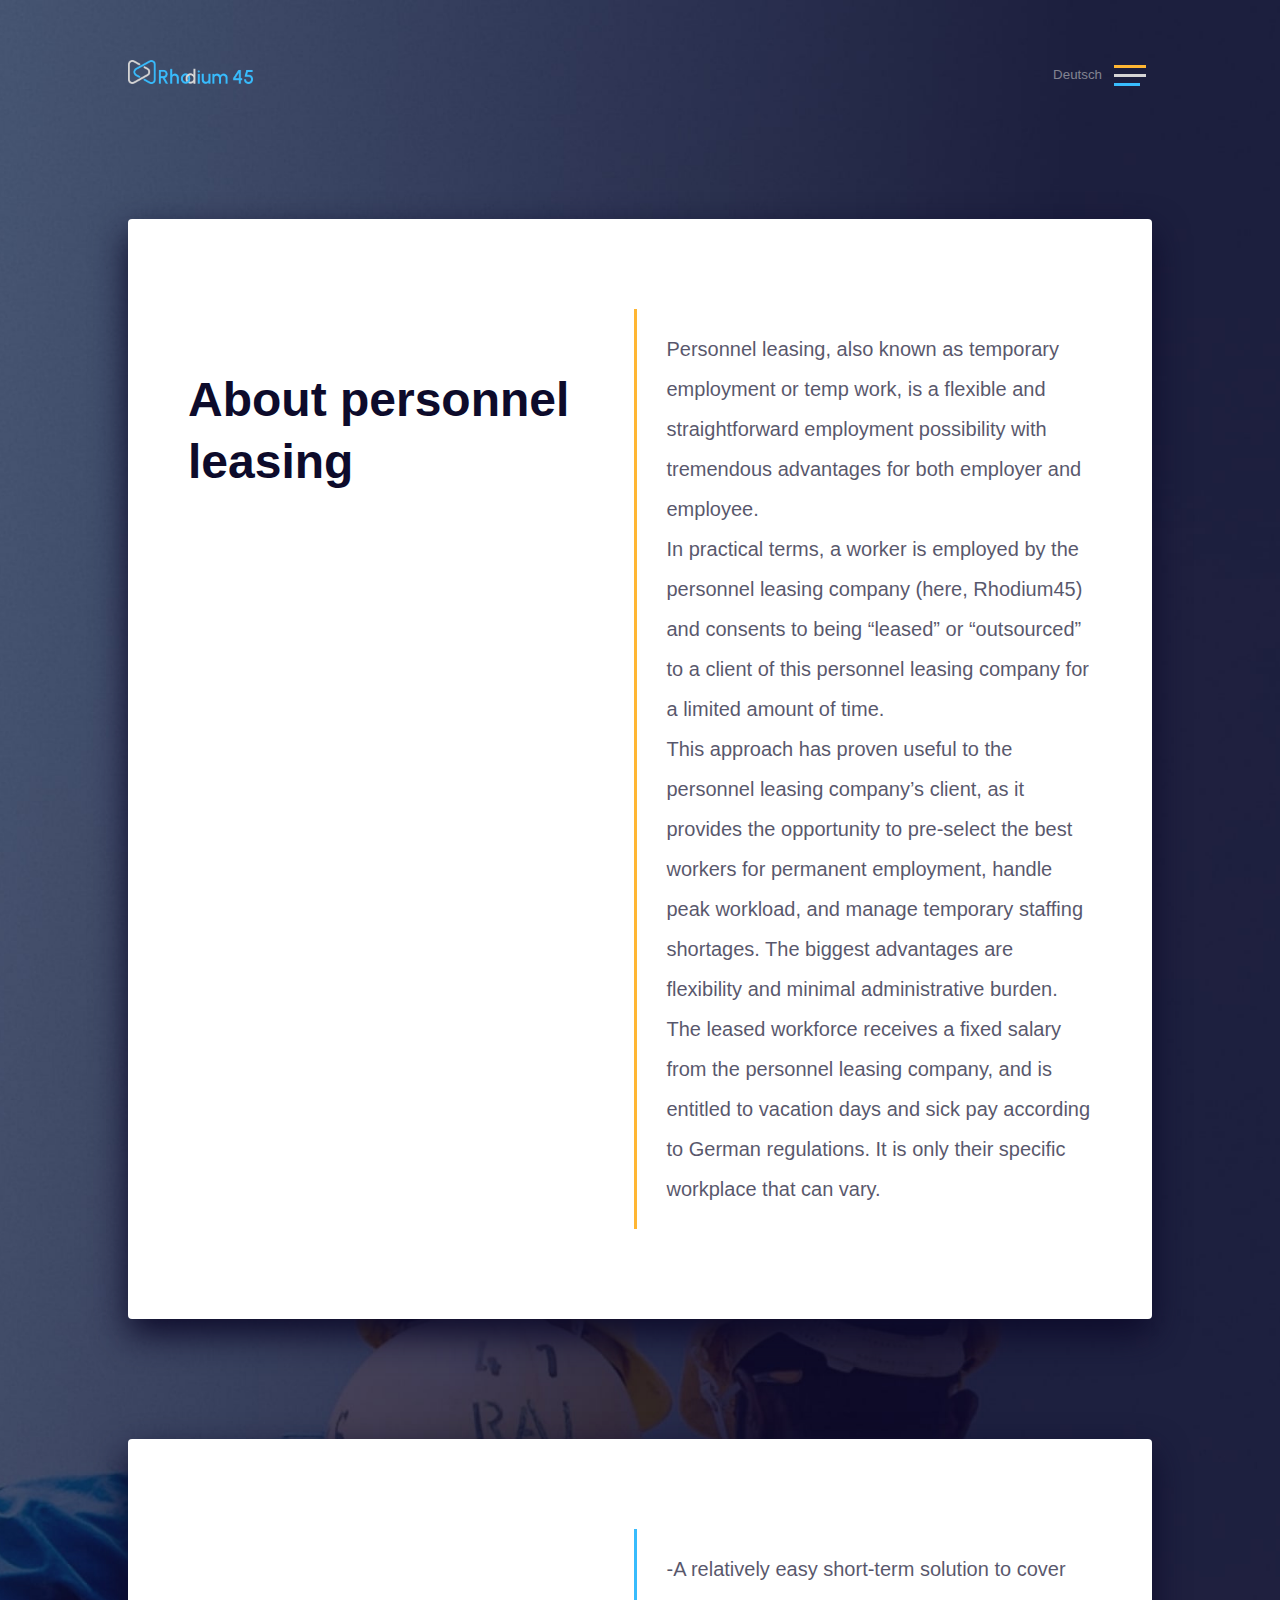
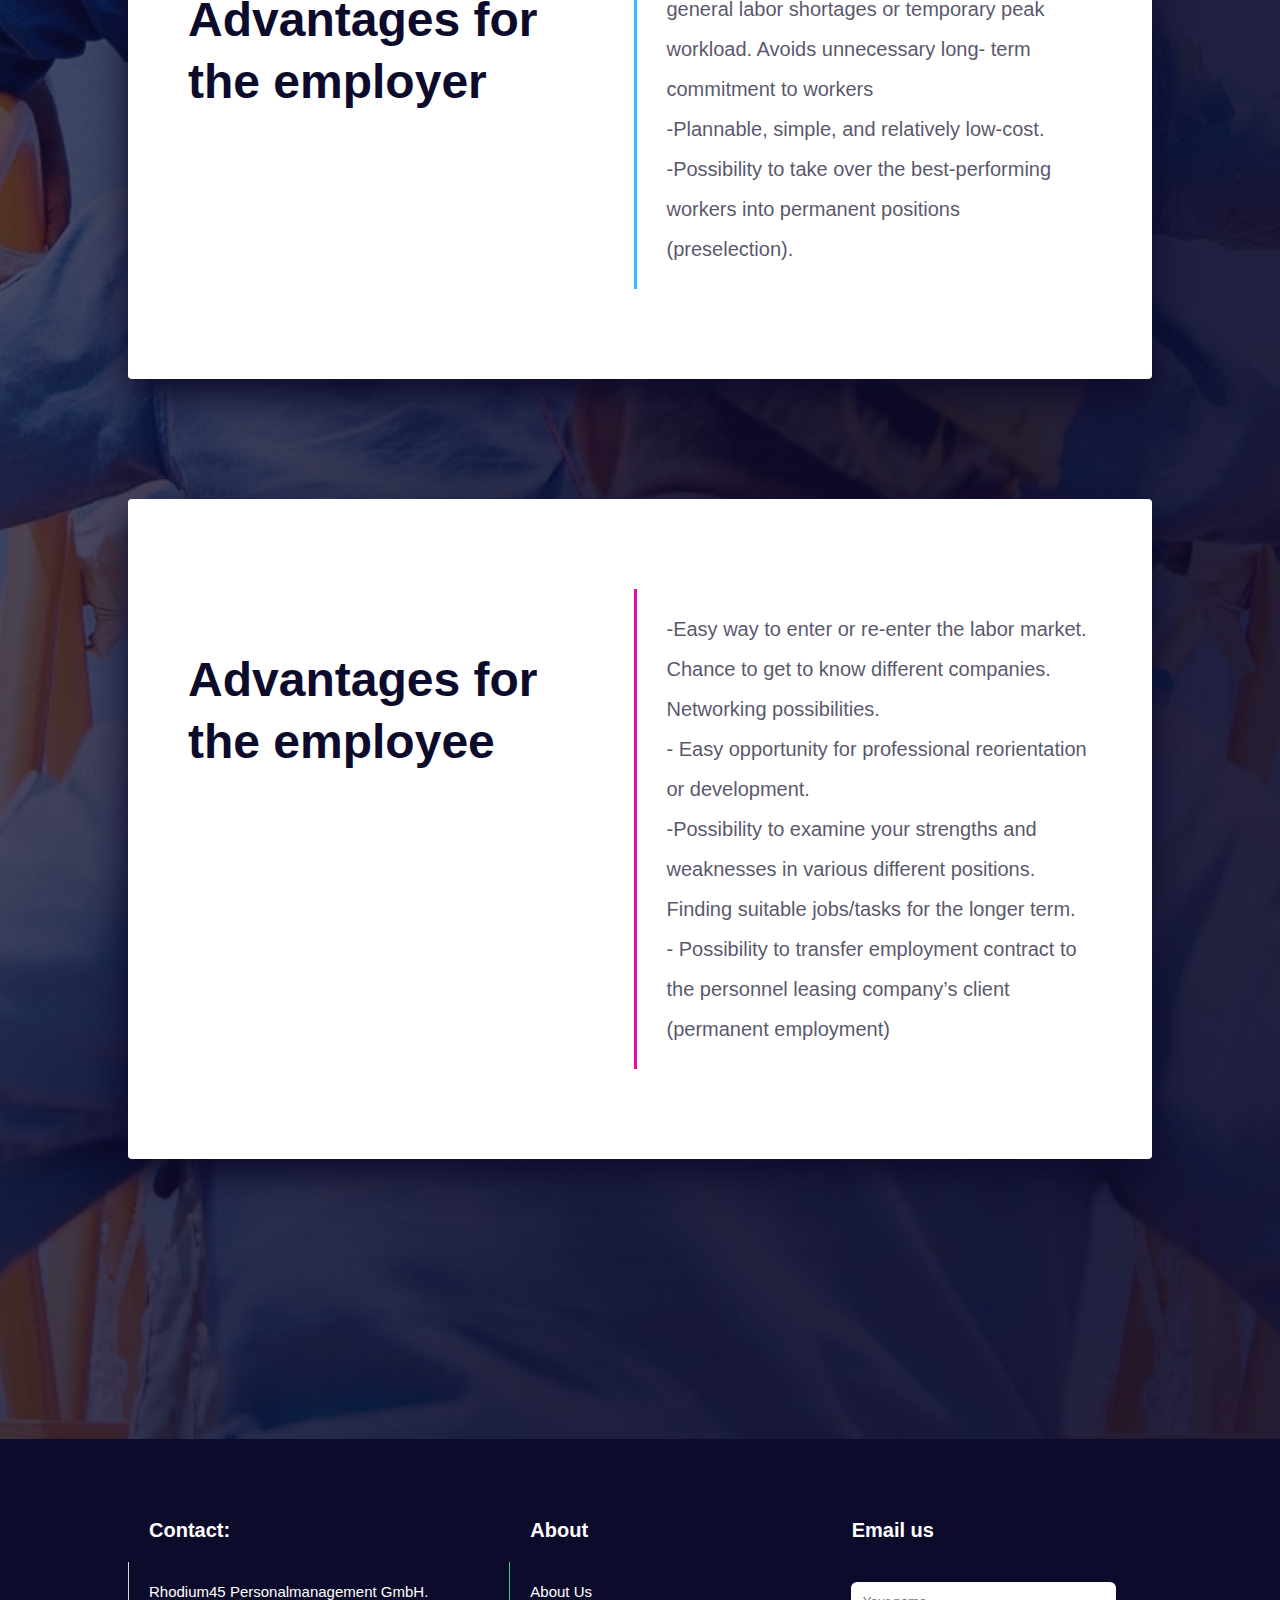
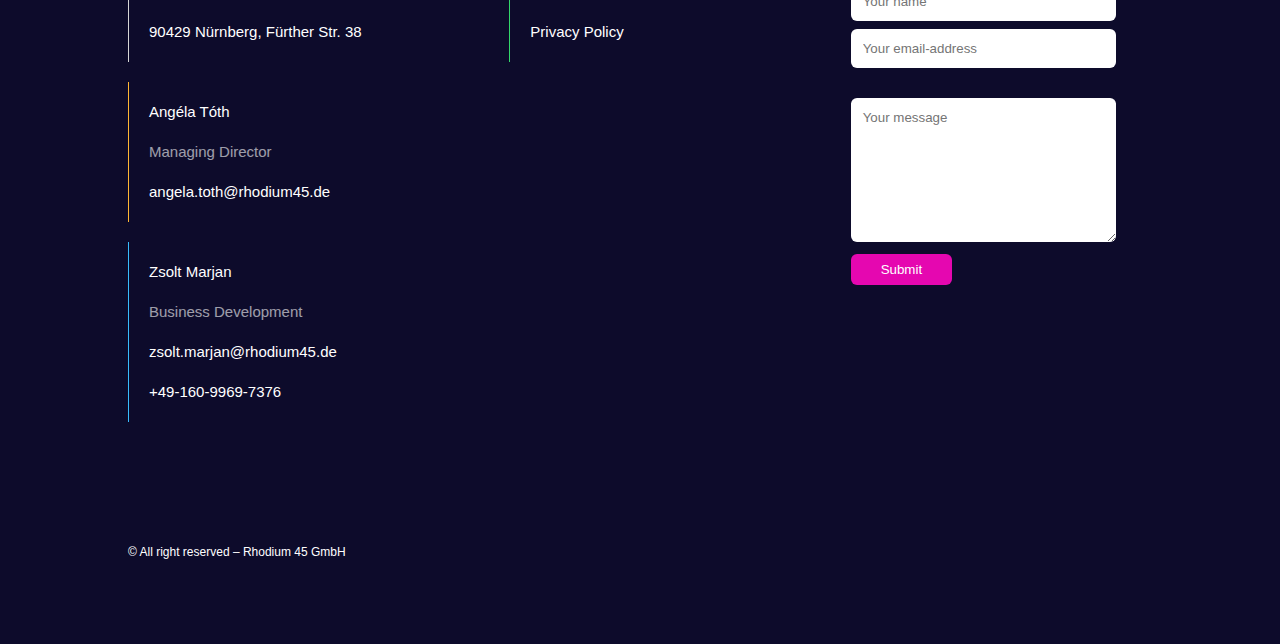
<file: english_about.html>
<!DOCTYPE html>
<html lang="en">

<head>
    <!-- Favicon -->
    <link rel="apple-touch-icon" sizes="57x57" href="/apple-icon-57x57.png">
    <link rel="apple-touch-icon" sizes="60x60" href="/apple-icon-60x60.png">
    <link rel="apple-touch-icon" sizes="72x72" href="/apple-icon-72x72.png">
    <link rel="apple-touch-icon" sizes="76x76" href="/apple-icon-76x76.png">
    <link rel="apple-touch-icon" sizes="114x114" href="/apple-icon-114x114.png">
    <link rel="apple-touch-icon" sizes="120x120" href="/apple-icon-120x120.png">
    <link rel="apple-touch-icon" sizes="144x144" href="/apple-icon-144x144.png">
    <link rel="apple-touch-icon" sizes="152x152" href="/apple-icon-152x152.png">
    <link rel="apple-touch-icon" sizes="180x180" href="/apple-icon-180x180.png">
    <link rel="icon" type="image/png" sizes="192x192"  href="/android-icon-192x192.png">
    <link rel="icon" type="image/png" sizes="32x32" href="/favicon-32x32.png">
    <link rel="icon" type="image/png" sizes="96x96" href="/favicon-96x96.png">
    <link rel="icon" type="image/png" sizes="16x16" href="/favicon-16x16.png">
    <link rel="manifest" href="/manifest.json">
    <meta name="msapplication-TileColor" content="#ffffff">
    <meta name="msapplication-TileImage" content="/ms-icon-144x144.png">
    <meta name="theme-color" content="#ffffff">
      <link
        rel="stylesheet"
        href="https://cdnjs.cloudflare.com/ajax/libs/animate.css/4.1.1/animate.min.css"
      />
 
    <!--
  Allows control over where resources are loaded from.
  Place as early in the <head> as possible, as the tag  
  only applies to resources that are declared after it.
-->

<meta http-equiv="Content-Security-Policy" content="default-src 'self'">

 

  




  <title>Rhodium 45</title>
	<meta charset="UTF-8">
	<meta name="viewport" content="width=device-width,initial-scale=1.0">

    <!-- Short description of the document (limit to 150 characters) -->
<!-- This content *may* be used as a part of search engine results. -->
<meta name="description" content="A description of the page">

<!-- Control the behavior of search engine crawling and indexing -->
<meta name="robots" content="index,follow"><!-- All Search Engines -->
<meta name="googlebot" content="index,follow"><!-- Google Specific -->

 
   <!-- Google Fonts -->
   
   <link rel="preconnect" href="https://fonts.googleapis.com">
   <link rel="preconnect" href="https://fonts.gstatic.com" crossorigin>
   <link href="https://fonts.googleapis.com/css2?family=M+PLUS+1:wght@100;200;300;400;500;600;700;800;900&display=swap" rel="stylesheet">

  
 <!-- CSS Stylsheet -->
  <link rel="stylesheet" href="https://cdn.jsdelivr.net/npm/bootstrap@4.5.3/dist/css/bootstrap.min.css" integrity="sha384-TX8t27EcRE3e/ihU7zmQxVncDAy5uIKz4rEkgIXeMed4M0jlfIDPvg6uqKI2xXr2" crossorigin="anonymous">
  <link rel="stylesheet" href="style.css">




 <!-- Bootstrap Scripts -->
  <script src="https://code.jquery.com/jquery-3.5.1.slim.min.js" integrity="sha384-DfXdz2htPH0lsSSs5nCTpuj/zy4C+OGpamoFVy38MVBnE+IbbVYUew+OrCXaRkfj" crossorigin="anonymous"></script>
  <script src="https://cdn.jsdelivr.net/npm/bootstrap@4.5.3/dist/js/bootstrap.bundle.min.js" integrity="sha384-ho+j7jyWK8fNQe+A12Hb8AhRq26LrZ/JpcUGGOn+Y7RsweNrtN/tE3MoK7ZeZDyx" crossorigin="anonymous"></script>
  <link rel="stylesheet" href="https://cdn.jsdelivr.net/gh/Wruczek/Bootstrap-Cookie-Alert@gh-pages/cookiealert.css">
</head>


<body>
    <section id="about-page">
        <header class="container">
            <nav class="nav-flexbox">
       <a href="english_index.html"> <div id="logobox"><img class="logo" src="img/logo.png" alt="rhodium 45 logo"></div></a>
       <a href="index.html"><div class="language">Deutsch</div></a>
       <!-- Dropdown menu -->
       <div class="btn-group dropdown hamburger-menu">
         <button type="button" class="hamburger" data-toggle="dropdown" aria-haspopup="true" aria-expanded="false">
           <div class="line-hamburger orange-bg"></div>
           <div class="line-hamburger grey-bg"></div>
           <div class="line-hamburger blue-bg"></div>
         </button>
         <div class="dropdown-menu">
           <!-- Dropdown menu links -->
           <li ><a class="dropdown" href="english_index.html">Home</a></li>
           <li><a class="dropdown" href="english_index.html#about">About</a></li>
           <li><a class="dropdown" href="#contactus">Contact</a></li>
           
         </div>
       </div>
             </nav>
           </header>
       <div class="container">
        <div class="flexbox white-bg about-page">
            <div class="title-box"><h2 class="dark-blue">About personnel leasing</h2></div>
          <div class="about-page-textbox"><p class="dark-op-blue about-page-p">
            Personnel leasing, also known as temporary
            employment or temp work, is a flexible and
            straightforward employment possibility with
            tremendous advantages for both employer and
            employee.<br>
            In practical terms, a worker is employed by the
            personnel leasing company (here, Rhodium45) and
            consents to being “leased” or “outsourced” to a
            client of this personnel leasing company for a
            limited amount of time.<br>
            This approach has proven useful to the personnel
            leasing company’s client, as it provides the
            opportunity to pre-select the best workers for
            permanent employment, handle peak workload,
            and manage temporary staffing shortages. The
            biggest advantages are flexibility and minimal
            administrative burden.<br>
            The leased workforce receives a fixed salary from
            the personnel leasing company, and is entitled to
            vacation days and sick pay according to German
            regulations. It is only their specific workplace that
            can vary.</p></div>
        </div>
    
        <div class="flexbox white-bg about-page">
            <div class="title-box second-titlebox"><h2 class="dark-blue">Advantages for the employer</h2></div>
          <div class="about-page-textbox"><p class="dark-op-blue about-page-p">
            -A relatively easy short-term solution to
            cover general labor shortages or temporary
            peak workload. Avoids unnecessary long-
            term commitment to workers<br>
            -Plannable, simple, and relatively low-cost.<br>
            -Possibility to take over the best-performing
            workers into permanent positions
            (preselection).</p></div>
        </div>
        <div class="flexbox white-bg about-page">
            <div class="title-box third-titlebox"><h2 class="dark-blue">Advantages for the employee</h2></div>
          <div class="about-page-textbox"><p class="dark-op-blue about-page-p">
            -Easy way to enter or re-enter the labor
            market. Chance to get to know different
            companies. Networking possibilities.<br>
            - Easy opportunity for professional
            reorientation or development.<br>
            -Possibility to examine your strengths and
            weaknesses in various different positions.
            Finding suitable jobs/tasks for the longer
            term.<br>
            - Possibility to transfer employment contract
            to the personnel leasing company’s client
            (permanent employment)</p></div>
        </div>
       </div>
      
    </section>
    
<section id="footer" class="dark-blue-bg">
    <div class="container">
      <div class="flexbox">
        <div id="contactus" class="footer-content">
          <h3>Contact:</h3>
          <div class="text-box first">
            <p class="footer">Rhodium45 Personalmanagement GmbH.</p>
            <p  class="footer">90429 Nürnberg,
              Fürther Str. 38</p>
          </div>
          <div class="text-box second">
            <p  class="footer">Angéla Tóth</p>
            <p  class="footer opacity"> Managing Director</p>
            <a class="white contact" href="mailto:angela.toth@rhodium45.de"> <p  class="footer">angela.toth@rhodium45.de</p></a>
            
          </div>
          <div class="text-box third">
            <p  class="footer">Zsolt Marjan</p>
            <p  class="footer opacity">Business Development</p>
            <a class="white contact" href="mailto:zsolt.marjan@rhodium45.de"> <p  class="footer">zsolt.marjan@rhodium45.de</p></a>
            <a class="white contact" href="tel:+49-160-9969-7376"><p  class="footer">+49-160-9969-7376</p></a>
          </div>

        </div>
        <div id="footer-about" class="footer-content">
          <h3>About</h3>  
          <div class="text-box fourth"><a class="white contact" href="english_index.html#about"> <p  class="footer">About Us</p></a>
           <a class="white contact" href="comingsoon.html"> <p  class="footer">Privacy Policy</p></div></a>
        
          
        </div>
        <div id="emailus" class="footer-content">
          <h3>Email us</h3> 
         
            <form action="mailto: zsolt.marjan@rhodium45.de" method="post" enctype="text/plain">
              <div class="row">
        
                <div class="col-75 ">
                  <input type="text" id="fname" name="firstname" placeholder="Your name">
                </div>
              </div>
              <div class="row">
        
                <div class="col-75 email ">
        
                  <input type="text" id="email" name="mail" placeholder="Your email-address">
                </div>
              </div>
        
              <div class="row">
        
                <div class="col-75">
                  <textarea id="subject" name="subject" placeholder="Your message " style="height:600px"></textarea>
                </div>
              </div>
              <div class="row">
                <div id="form-btn-s">
                <input id="send" type="submit" value="Submit">
              </div>
              </div>
            </form>
        
      </div>
      
     
    </div>
    <p  class="copyright white">© All right reserved – Rhodium 45 GmbH</p>  
</section>

</body>
</html>
</file>
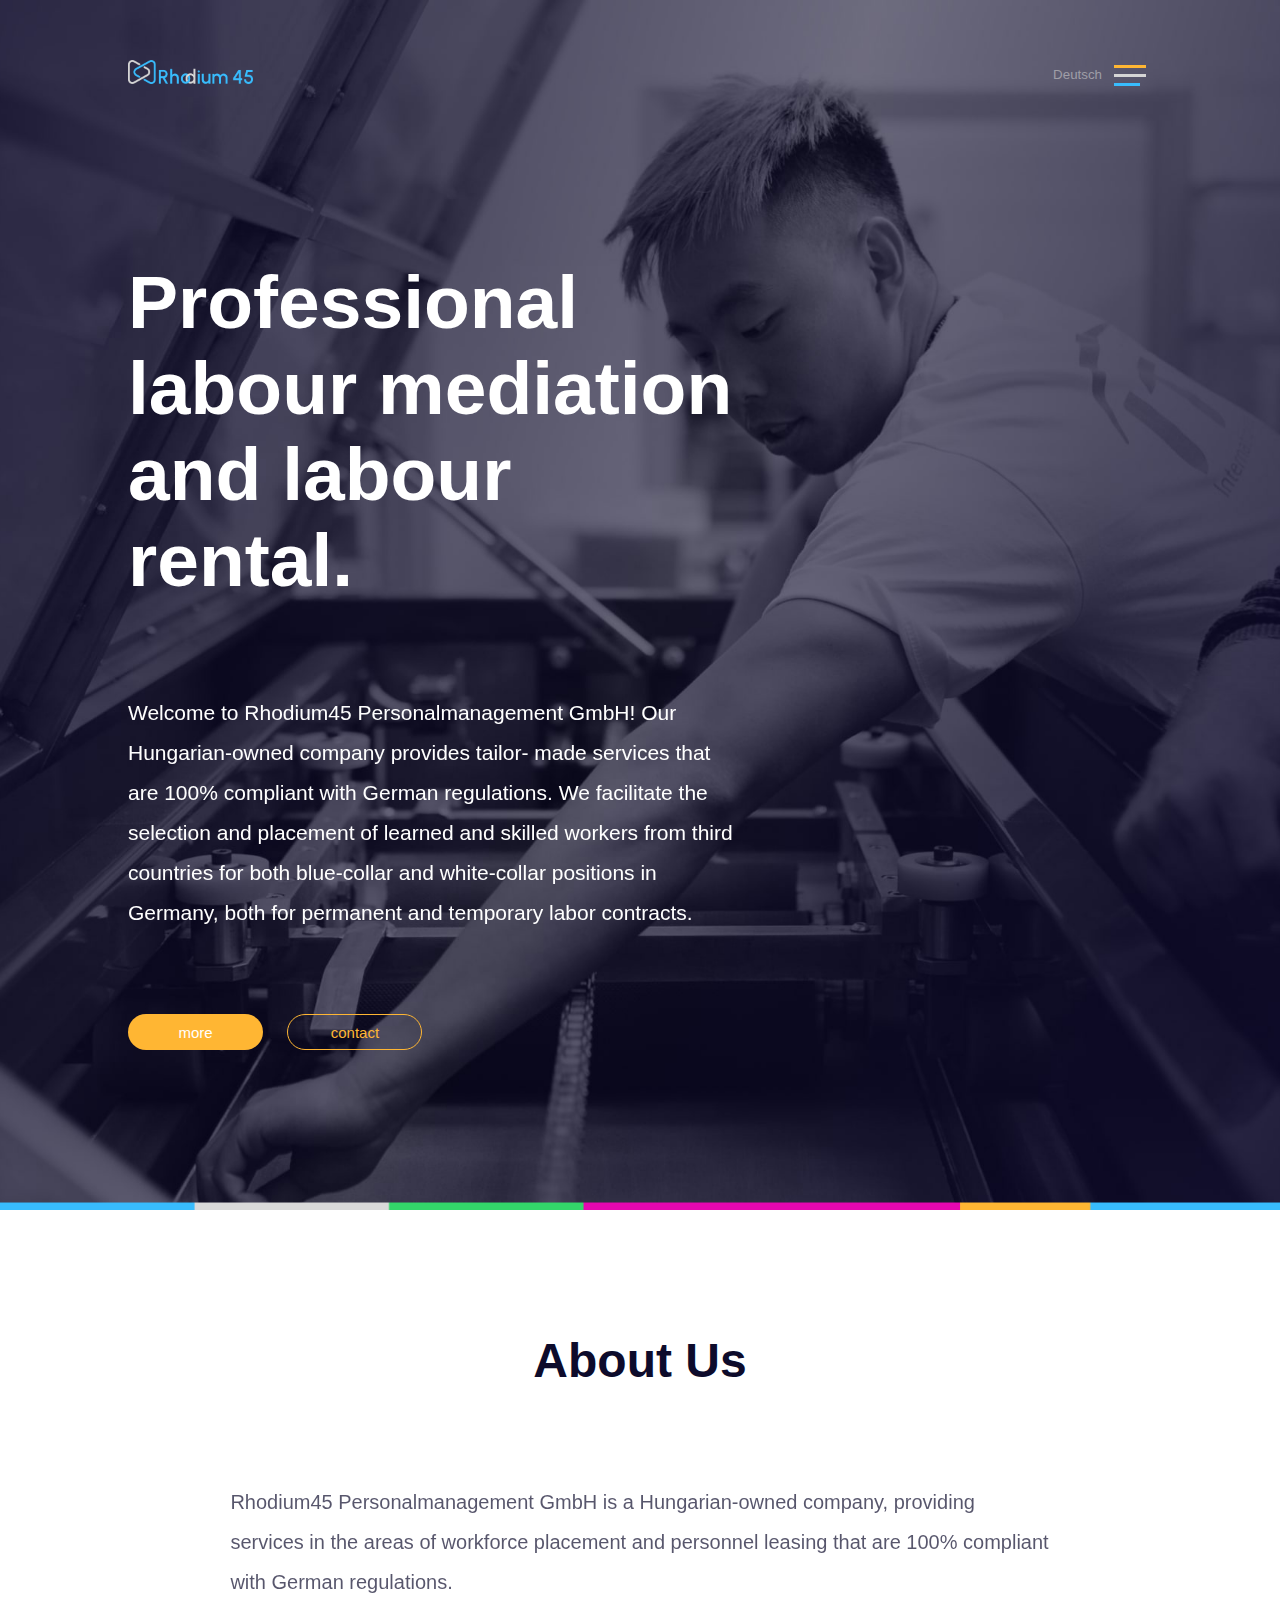
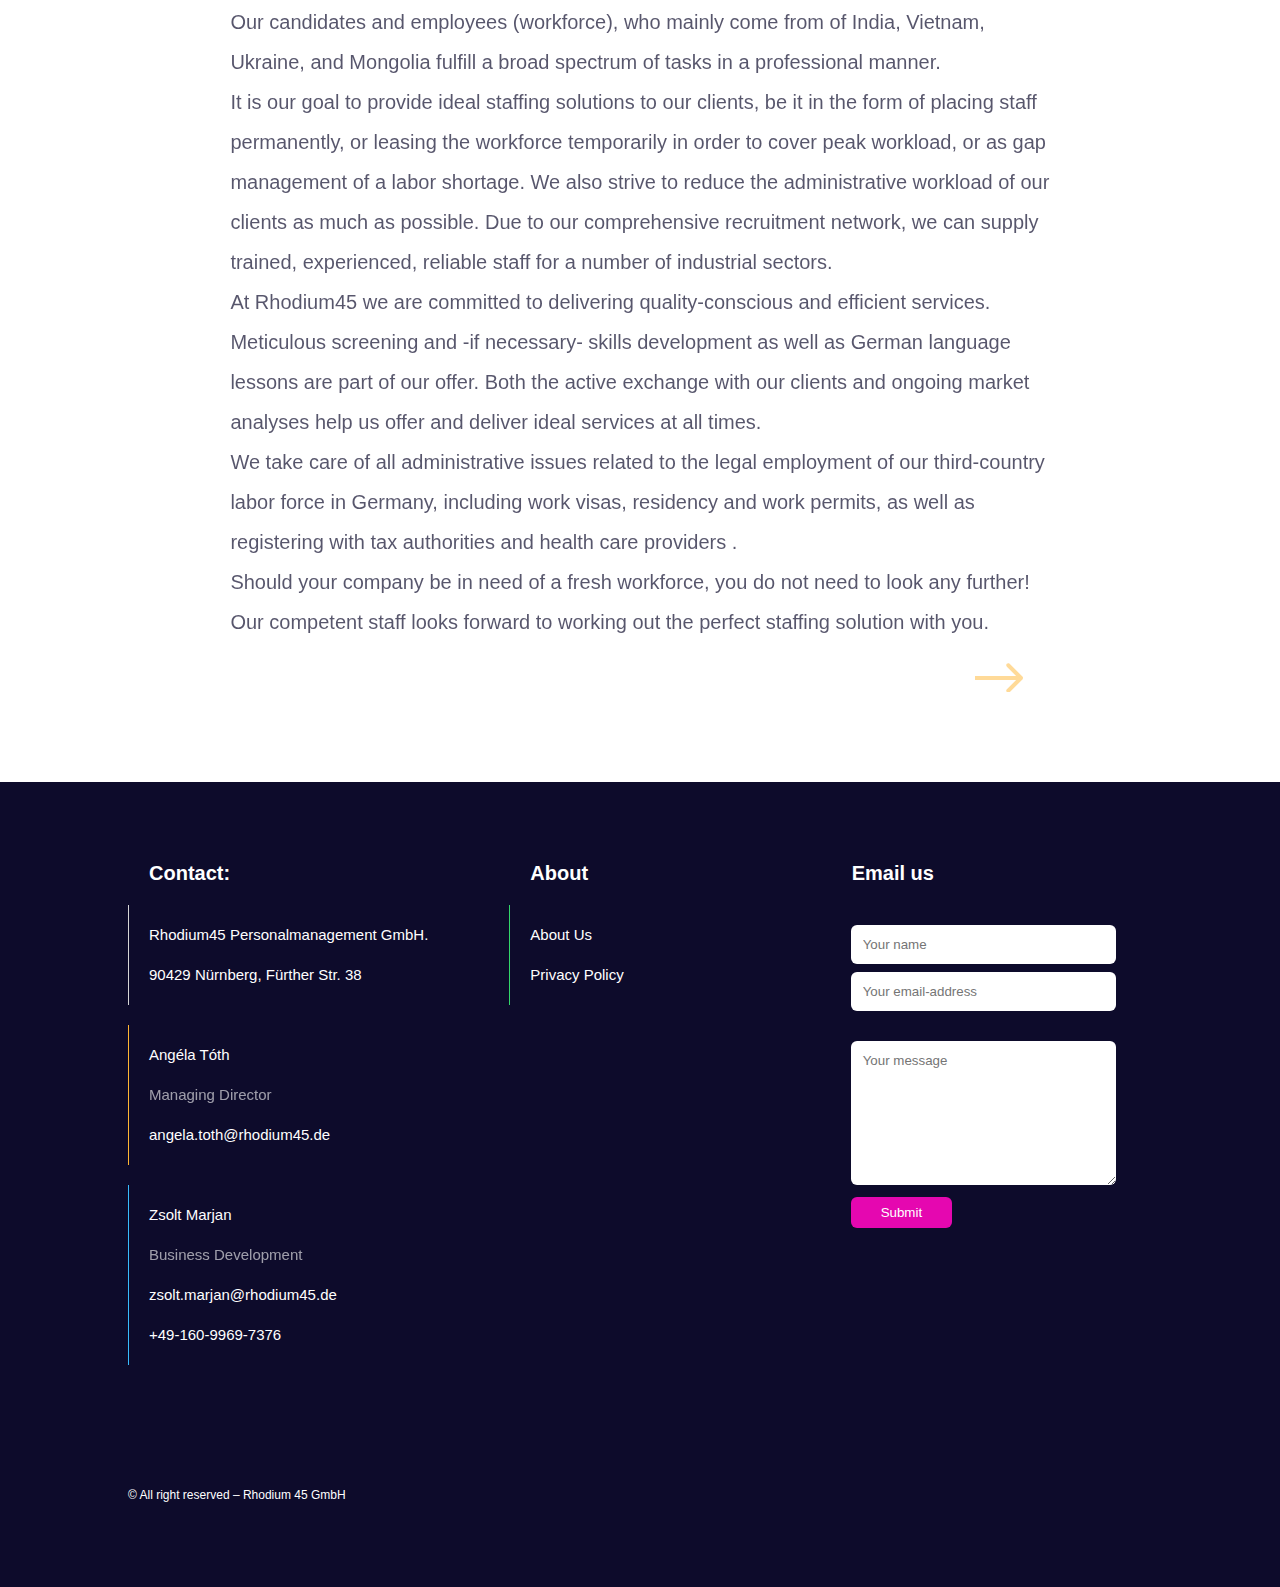
<file: english_index.html>
<!DOCTYPE html>
<html lang="en">

<head>
    <!-- Favicon -->
    <link rel="apple-touch-icon" sizes="57x57" href="/apple-icon-57x57.png">
    <link rel="apple-touch-icon" sizes="60x60" href="/apple-icon-60x60.png">
    <link rel="apple-touch-icon" sizes="72x72" href="/apple-icon-72x72.png">
    <link rel="apple-touch-icon" sizes="76x76" href="/apple-icon-76x76.png">
    <link rel="apple-touch-icon" sizes="114x114" href="/apple-icon-114x114.png">
    <link rel="apple-touch-icon" sizes="120x120" href="/apple-icon-120x120.png">
    <link rel="apple-touch-icon" sizes="144x144" href="/apple-icon-144x144.png">
    <link rel="apple-touch-icon" sizes="152x152" href="/apple-icon-152x152.png">
    <link rel="apple-touch-icon" sizes="180x180" href="/apple-icon-180x180.png">
    <link rel="icon" type="image/png" sizes="192x192"  href="/android-icon-192x192.png">
    <link rel="icon" type="image/png" sizes="32x32" href="/favicon-32x32.png">
    <link rel="icon" type="image/png" sizes="96x96" href="/favicon-96x96.png">
    <link rel="icon" type="image/png" sizes="16x16" href="/favicon-16x16.png">
    <link rel="manifest" href="/manifest.json">
    <meta name="msapplication-TileColor" content="#ffffff">
    <meta name="msapplication-TileImage" content="/ms-icon-144x144.png">
    <meta name="theme-color" content="#ffffff">
      <link
        rel="stylesheet"
        href="https://cdnjs.cloudflare.com/ajax/libs/animate.css/4.1.1/animate.min.css"
      />
 
    <!--
  Allows control over where resources are loaded from.
  Place as early in the <head> as possible, as the tag  
  only applies to resources that are declared after it.
-->

<meta http-equiv="Content-Security-Policy" content="default-src 'self'">

 

  




  <title>Rhodium 45</title>
	<meta charset="UTF-8">
	<meta name="viewport" content="width=device-width,initial-scale=1.0">

    <!-- Short description of the document (limit to 150 characters) -->
<!-- This content *may* be used as a part of search engine results. -->
<meta name="description" content="A description of the page">

<!-- Control the behavior of search engine crawling and indexing -->
<meta name="robots" content="index,follow"><!-- All Search Engines -->
<meta name="googlebot" content="index,follow"><!-- Google Specific -->

 
   <!-- Google Fonts -->
   
   <link rel="preconnect" href="https://fonts.googleapis.com">
   <link rel="preconnect" href="https://fonts.gstatic.com" crossorigin>
   <link href="https://fonts.googleapis.com/css2?family=M+PLUS+1:wght@100;200;300;400;500;600;700;800;900&display=swap" rel="stylesheet">

  
 <!-- CSS Stylsheet -->
  <link rel="stylesheet" href="https://cdn.jsdelivr.net/npm/bootstrap@4.5.3/dist/css/bootstrap.min.css" integrity="sha384-TX8t27EcRE3e/ihU7zmQxVncDAy5uIKz4rEkgIXeMed4M0jlfIDPvg6uqKI2xXr2" crossorigin="anonymous">
  <link rel="stylesheet" href="style.css">




 <!-- Bootstrap Scripts -->
  <script src="https://code.jquery.com/jquery-3.5.1.slim.min.js" integrity="sha384-DfXdz2htPH0lsSSs5nCTpuj/zy4C+OGpamoFVy38MVBnE+IbbVYUew+OrCXaRkfj" crossorigin="anonymous"></script>
  <script src="https://cdn.jsdelivr.net/npm/bootstrap@4.5.3/dist/js/bootstrap.bundle.min.js" integrity="sha384-ho+j7jyWK8fNQe+A12Hb8AhRq26LrZ/JpcUGGOn+Y7RsweNrtN/tE3MoK7ZeZDyx" crossorigin="anonymous"></script>
  <link rel="stylesheet" href="https://cdn.jsdelivr.net/gh/Wruczek/Bootstrap-Cookie-Alert@gh-pages/cookiealert.css">
</head>

<body>
   <!-- Hero section -->
 <section id="hero">
   <header class="container">
     <nav class="nav-flexbox">
<a href="english_index.html"> <div id="logobox"><img class="logo" src="img/logo.png" alt="rhodium 45 logo"></div></a>
<a href="index.html"><div class="language">Deutsch</div></a>
<!-- Dropdown menu -->
<div class="btn-group dropdown hamburger-menu">
  <button type="button" class="hamburger" data-toggle="dropdown" aria-haspopup="true" aria-expanded="false">
    <div class="line-hamburger orange-bg"></div>
    <div class="line-hamburger grey-bg"></div>
    <div class="line-hamburger blue-bg"></div>
  </button>
  <div class="dropdown-menu">
    <!-- Dropdown menu links -->
    <li ><a class="dropdown" href="index.html">Home</a></li>
    <li><a class="dropdown" href="#about">About</a></li>
    <li><a class="dropdown" href="#contactus">Contact</a></li>
    
  </div>
</div>
      </nav>
    </header>



    <div class="container">
        <div id="hero-textbox">
<h1 class="white animate__animated animate__fadeInLeft">Professional labour mediation and labour rental.</h1>
<p id="hero-p" class="white animate__animated animate__slideInRight">Welcome to Rhodium45 Personalmanagement
    GmbH!
    Our Hungarian-owned company provides tailor-
    made services that are 100% compliant with
    German regulations.
    We facilitate the selection and placement of learned
    and skilled workers from third countries for both
    blue-collar and white-collar positions in Germany,
    both for permanent and temporary labor contracts.</p>
 <a href="english_about.html"><button id="more" class="orange-bg">more</button></a>
 <a href="#contactus"><button id="contact">contact</button></a>

</div>
</div>
<img class="color-line" src="img/Colourful line.png" alt="colourful-line">
 </section>   


<section id="about">
    <div class="container">
       
        <div class="about-textbox">
            <h2 class="dark-blue">About Us</h2>
            <p class="dark-op-blue about-p">
                Rhodium45 Personalmanagement GmbH is a
                Hungarian-owned company, providing services in
                the areas of workforce placement and personnel
                leasing that are 100% compliant with German
                regulations.<br>
               
                Our candidates and employees (workforce), who
                mainly come from of  India, Vietnam, Ukraine, and
                Mongolia  fulfill a broad spectrum of tasks in a
                professional manner.<br>
               It is our goal to provide ideal staffing solutions to
                our clients, be it in the form of placing staff
                permanently, or leasing  the workforce temporarily
                in order to cover peak workload, or as gap
                management of a labor shortage. We also strive to
                reduce the administrative workload  of our clients as
                much as possible. Due to our comprehensive
                recruitment network, we can supply trained,
                experienced, reliable staff for a number of industrial 
                sectors.<br>

                At Rhodium45 we are committed to delivering
                quality-conscious and efficient services. Meticulous
                screening and -if necessary- skills development as
                well as German language lessons are part of our
                offer. Both the active exchange with our clients  and
                ongoing market analyses help us offer and deliver
                ideal services at all times.<br>
                
                We take care of all administrative issues related to
                the legal employment of our third-country labor
                force in Germany, including  work visas, residency
                and work permits, as well as registering with tax
                authorities and health care providers .<br>
              
                Should your company be in need of a fresh
                workforce, you do not need to look any further!
                Our
                competent staff looks forward to working out the
                perfect staffing solution  with you.</p>


            </p>
            <div class="arrow"><a href="english_about.html"><img src="img/Arrow 1.png" alt="arrow"></a></div>
        </div>


    </div>
  </section>
    <section id="footer" class="dark-blue-bg">
        <div class="container">
          <div class="flexbox">
            <div id="contactus" class="footer-content">
              <h3>Contact:</h3>
              <div class="text-box first">
                <p class="footer">Rhodium45 Personalmanagement GmbH.</p>
                <p  class="footer">90429 Nürnberg,
                  Fürther Str. 38</p>
              </div>
              <div class="text-box second">
                <p  class="footer">Angéla Tóth</p>
                <p  class="footer opacity"> Managing Director</p>
                <a class="white contact" href="mailto:angela.toth@rhodium45.de"> <p  class="footer">angela.toth@rhodium45.de</p></a>
                
              </div>
              <div class="text-box third">
                <p  class="footer">Zsolt Marjan</p>
                <p  class="footer opacity">Business Development</p>
                <a class="white contact" href="mailto:zsolt.marjan@rhodium45.de"> <p  class="footer">zsolt.marjan@rhodium45.de</p></a>
                <a class="white contact" href="tel:+49-160-9969-7376"><p  class="footer">+49-160-9969-7376</p></a>
              </div>

            </div>
            <div id="footer-about" class="footer-content">
              <h3>About</h3>  
              <div class="text-box fourth"><a class="white contact" href="#about"> <p  class="footer">About Us</p></a>
               <a class="white contact" href="comingsoon.html"> <p  class="footer">Privacy Policy</p></div></a>
            
              
            </div>
            <div id="emailus" class="footer-content">
              <h3>Email us</h3> 
             
                <form action="mailto: zsolt.marjan@rhodium45.de" method="post" enctype="text/plain">
                  <div class="row">
            
                    <div class="col-75 ">
                      <input type="text" id="fname" name="firstname" placeholder="Your name">
                    </div>
                  </div>
                  <div class="row">
            
                    <div class="col-75 email ">
            
                      <input type="text" id="email" name="mail" placeholder="Your email-address">
                    </div>
                  </div>
            
                  <div class="row">
            
                    <div class="col-75">
                      <textarea id="subject" name="subject" placeholder="Your message " style="height:600px"></textarea>
                    </div>
                  </div>
                  <div class="row">
                    <div id="form-btn-s">
                    <input id="send" type="submit" value="Submit">
                  </div>
                  </div>
                </form>
            
          </div>
          
         
        </div>
        <p  class="copyright white">© All right reserved – Rhodium 45 GmbH</p>  
</section>

</body>
</html>
</file>
<file: style.css>
body{
    margin:0;
    font-family: 'M PLUS 1', sans-serif;
}
html, body {
    width: auto!important; overflow-x: hidden!important
  } 
.dark-blue{
    color:#0D0B2B;
}
.dark-op-blue{
    color:#0D0B2B;
    opacity:0.69;
}
.white{
    color:white;
}
.dark-blue-bg{
    background-color:#0D0B2B;
}
.orange-bg{
    background-color:#FFB633;
}
.pink-bg{
    background-color:#E507B0;
}
.green-bg{
    background-color:#33D66A;
}
.grey-bg{
    background-color:#D5D5D5;
}
.blue-bg{
    background-color:#38BCFD;
}
.white-bg{
    background-color: white;
}
section{
    width:100%;
    margin:0;
}
.container{
    width:80%;
    margin:auto;

}
.flexbox, .nav-flexbox{
    display: flex;
    justify-content: space-between;

}
.nav-flexbox{
    position:relative;
}
a {
   
    display: contents;
    width: 100px;
}
/*Hero-Section*/
#hero{
    background-image: url('img/hero-img-min.jpg'); 
    background-size: cover;
    background-position: center top;
    background-repeat: no-repeat;
    padding:60px 0 160px;
   position: relative;
}
.logo{
    width:125px;
}
.language{
    padding:7px 0;
    color:#D5D5D5;
    position: absolute;
    right:50px;
    opacity:0.55;
    font-size:smaller;
}
.language:hover{
    opacity:0.8;
}
#hero-textbox{
    width:60%;
    margin-top:160px;
}
h1{
    font-size: 75px;
    font-weight: 700;
    margin-bottom:90px;
}
:root {
    --animate-duration: 2s;
   
  }
  .animate__animated animate__slideInRight{
    --animate-delay: 2s;
  }
#hero-p{
    font-size:21px;
    line-height:40px;
    font-weight: 200;
}
button.hamburger{
    background:none;
    margin-top:0;
    width:auto;
}
button.hamburger:hover{
  
    cursor: pointer;
}
.line-hamburger{
    width:32px;
    height:3px;
    margin-bottom:6px;
    
}
.line-hamburger.blue-bg{
    width:26px;
}
li{
    margin-bottom:20px;
}
  .dropdown-menu{
    border: none;
    padding:5px;
    display: none;
    position: absolute;
    min-width: 160px;
    z-index: 1;
  
  }
  .dropdown{
  color:white;
  font-weight: 500;
  text-decoration: none;
  position: relative;
  display: inline-block;
  }
  .dropdown:hover{
    color:#FFB633 ;
    }
 .dropdown:hover .dropdown-menu {
        display: block;
      }
button{
    width:135px;
    height:36px;
    border-radius:30px;
    border:0;
    color:white;
    margin-top:60px;
    font-weight: 500;
    font-size:15px;
    cursor: pointer;
}
button:hover{
    font-size:17px;
}

button#contact{
   background:none;
    border:#FFB633 solid 1px;
    margin-left:20px;
    color:#FFB633;
    
}
.color-line{
    width:100%;
    position: absolute;
   bottom:0;
}

/*About-Section*/

.about-textbox{
 width:80%;
 text-align: left;
 margin:auto;
 padding:120px 0;


}
h2{
    font-weight: 600;
    font-size:48px;
    line-height: 129%;
    margin:0 auto 90px;
   text-align: center;
}
p{
    font-size: 20px;
    line-height: 40px;

}
.arrow{
  float:right;
  right:35px;
  position: relative;
  width:40px;
}

/*Footer-Section*/
#footer{
    padding: 60px 0 60px;
}
.footer-content{
    width:33.33%;
    justify-content: start;
    color:white;
}
h3{
    padding-left:21px;
    font-size: 20px;
}
p.footer{
    font-weight:200;
    margin: 0;
    font-size: 15px;
    
}
.opacity{
    opacity:0.6;
}
a.contact:hover{
color:#38BCFD;
}

.first{
    border-left:#D5D5D5 solid 1px;
    padding:10px 0 10px 20px;
    margin-bottom:20px;
}
.second{
    border-left:#FFB633 solid 1px;
    padding:10px 0 10px 20px;
    margin-bottom:20px;
}

.third{
    border-left:#38BCFD solid 1px;
    padding:10px 0 10px 20px;
    margin-bottom:20px;
}
.fourth{
    border-left:#33D66A solid 1px;
    padding:10px 0 10px 20px;
    margin-bottom:20px;
}
#footer-about{
    margin-left:60px;
}

/*Contact Section*/
form{
    margin-top:40px;
}

    .contact-box{
      padding:60px 0 60px 120px;
      text-align: center;
    
    }
    .contact-box>h2{
      font-family: inherit;
      font-weight: 600;
      color:#EFECEE;
      margin:30px;
    }
    
    .col-75{
    
    margin:auto;
    }
    
    input[type=text], select, textarea {
    width: 100%;
    padding: 12px;
    border:none;
    border-radius:6px;
    resize: vertical;
    }
    
    label {
    padding: 12px 12px 12px 0;
    display: inline-block;
    }
    
    input[type=submit] {
    background-color: #E507B0;
    color:white;
    padding: 8px 30px;
    border: 1px;
    border-radius:6px;
    cursor: pointer;
    margin-left:20px;
    
    
    }
    
  
    input[type=submit]:hover {
    filter: brightness(110%);
    margin-top: 1px;
    }
    
    
    
    .col-25 {
    float: left;
    width: 25%;
    margin-top: 6px;
    }
    
    .col-75 {
    float: left;
    width: 75%;
    margin-bottom:8px;
    margin-left:20px;
    border-radius:4px;
    }
    
    .email{
        margin-bottom:30px; 
    
    }
    #subject{
        font-family: 'M PLUS 1', sans-serif;
        height:120px;
    }

    /* Clear floats after the columns */
    .row:after {
    content: "";
    display: table;
    clear: both;
    }
    
    .copyright{
        font-size:12px;
        margin-top:90px;
    }
    /*Coming Soon*/
    #comingsoon{
        height:100vh;
        padding:60px 0 160px;
    }
    #comingsoon-textbox{
        text-align: center;
        padding-top:60px;
    }
    #comingsoonline{
        max-width: 800px;
        margin: 60px auto;
    }
    #comingsoonline>img{
        width:100%;
    }
    /*About Page*/
    #about-page{
        background-image: url('img/About-bg.jpg'); 
    background-size: cover;
    background-position: center top;
    background-repeat: no-repeat;
    padding:60px 0 160px;
   position: relative;
   
 
    }
    .flexbox.about-page{
        padding:90px 30px;
        margin:120px auto;
        border-radius: 4px;
        -webkit-box-shadow: 0px 15px 35px 0px rgba(13,11,43,1);
-moz-box-shadow: 0px 15px 35px 0px rgba(13,11,43,1);
box-shadow: 0px 15px 35px 0px rgba(13,11,43,1);
    }
    .title-box{
        width:50%;
        padding:60px 20px 60px 30px;
       border-right: 3px solid #FFB633;
    }
    .title-box>h2{
        text-align: left;
    }
   .second-titlebox{
    border-right: 3px solid #38BCFD;
   }
   .third-titlebox{
    border-right: 3px solid #E507B0;
   }
    .about-page-textbox{
     width:50%;
     padding:0 30px;
    }
    @media only screen and (max-width: 1024px){
        

#about-page{
    padding:90px 0;
}
        .flexbox.about-page{
            flex-wrap: wrap;
        }
        .about-page-textbox{
            width:100%;
            padding:0;
        
        }
        .title-box{
            width:100%;
            padding:0 0 0 15px;
            border-right:0;
            border-left:3px solid #FFB633;
        }
        .second-titlebox{
            border-left: 3px solid #38BCFD;
            border-right:0;
           }
           .third-titlebox{
            border-left: 3px solid #E507B0;
            border-right:0;
           }
    }
    @media only screen and (max-width: 620px){
        .container{
            padding:0 10px;
        }
        #hero, #about-page{
            padding:30px 0 120px;
        }
      #hero-textbox{
        margin-top:120px; 
        width:100%;
      }
      .about-textbox{
        width:100%;
        margin: 0;
        padding:90px 0 120px;
      }
      h1{
        font-size: 36px;
        margin:0 0 90px 0;
      }
      
      h2{
       font-size: 30px;
      }
      p{
        font-size:15px;
        line-height: 34px;
      }
      p.footer{
        font-size:14px;
      }
      .flexbox{
        display: grid;
      }
      .footer-content{
        width:100%;
      }
      #emailus{
        margin-bottom:30px;
        border-left:1px #E507B0 solid;
      }
      #footer-about{
        margin-left:0;
    }
    .dropdown-menu{
        margin-left:-20px;
    }
    .flexbox.about-page{
        padding:60px 15px;
    }
    .title-box>h2{
        font-size: 30px;
    }
    .arrow{
        right:25px;

      }

      @media only screen and (max-width: 374px){
    #hero{
        padding-bottom:90px;
    }
        .dropdown-menu {
            margin-left: -40px;
        }
       
        .logo {
            width: 105px;
        
        }
       h1{
        font-size:32px ;
       }
        h2{
            font-size: 28px;
            margin-bottom:60px;
        }
      
        button#contact{
           margin-left:5px;
           margin-top:20px;
        }
        .about-textbox{
            padding:90px 0;
        }
        #footer{
            padding-bottom:30px;
        }
        .copyright{
            font-size:10px;
            margin-top: 30px;
        }
        .flexbox.about-page{
            padding:60px 10px;
        }
        .title-box>h2{
            font-size: 26px;
        }
    
        #hero-p{
            font-size: 20px;
        }
       button{
          width:120px;
        }
      }
      @media only screen and (max-width: 290px){
        .container{
            width:98%;
            padding:0 10px;
        }
        h1{
            font-size:28px ;
        }
        h2{
            font-size: 24px;
        }
        button{
            width:100px;
        }
      }
    }
</file>
